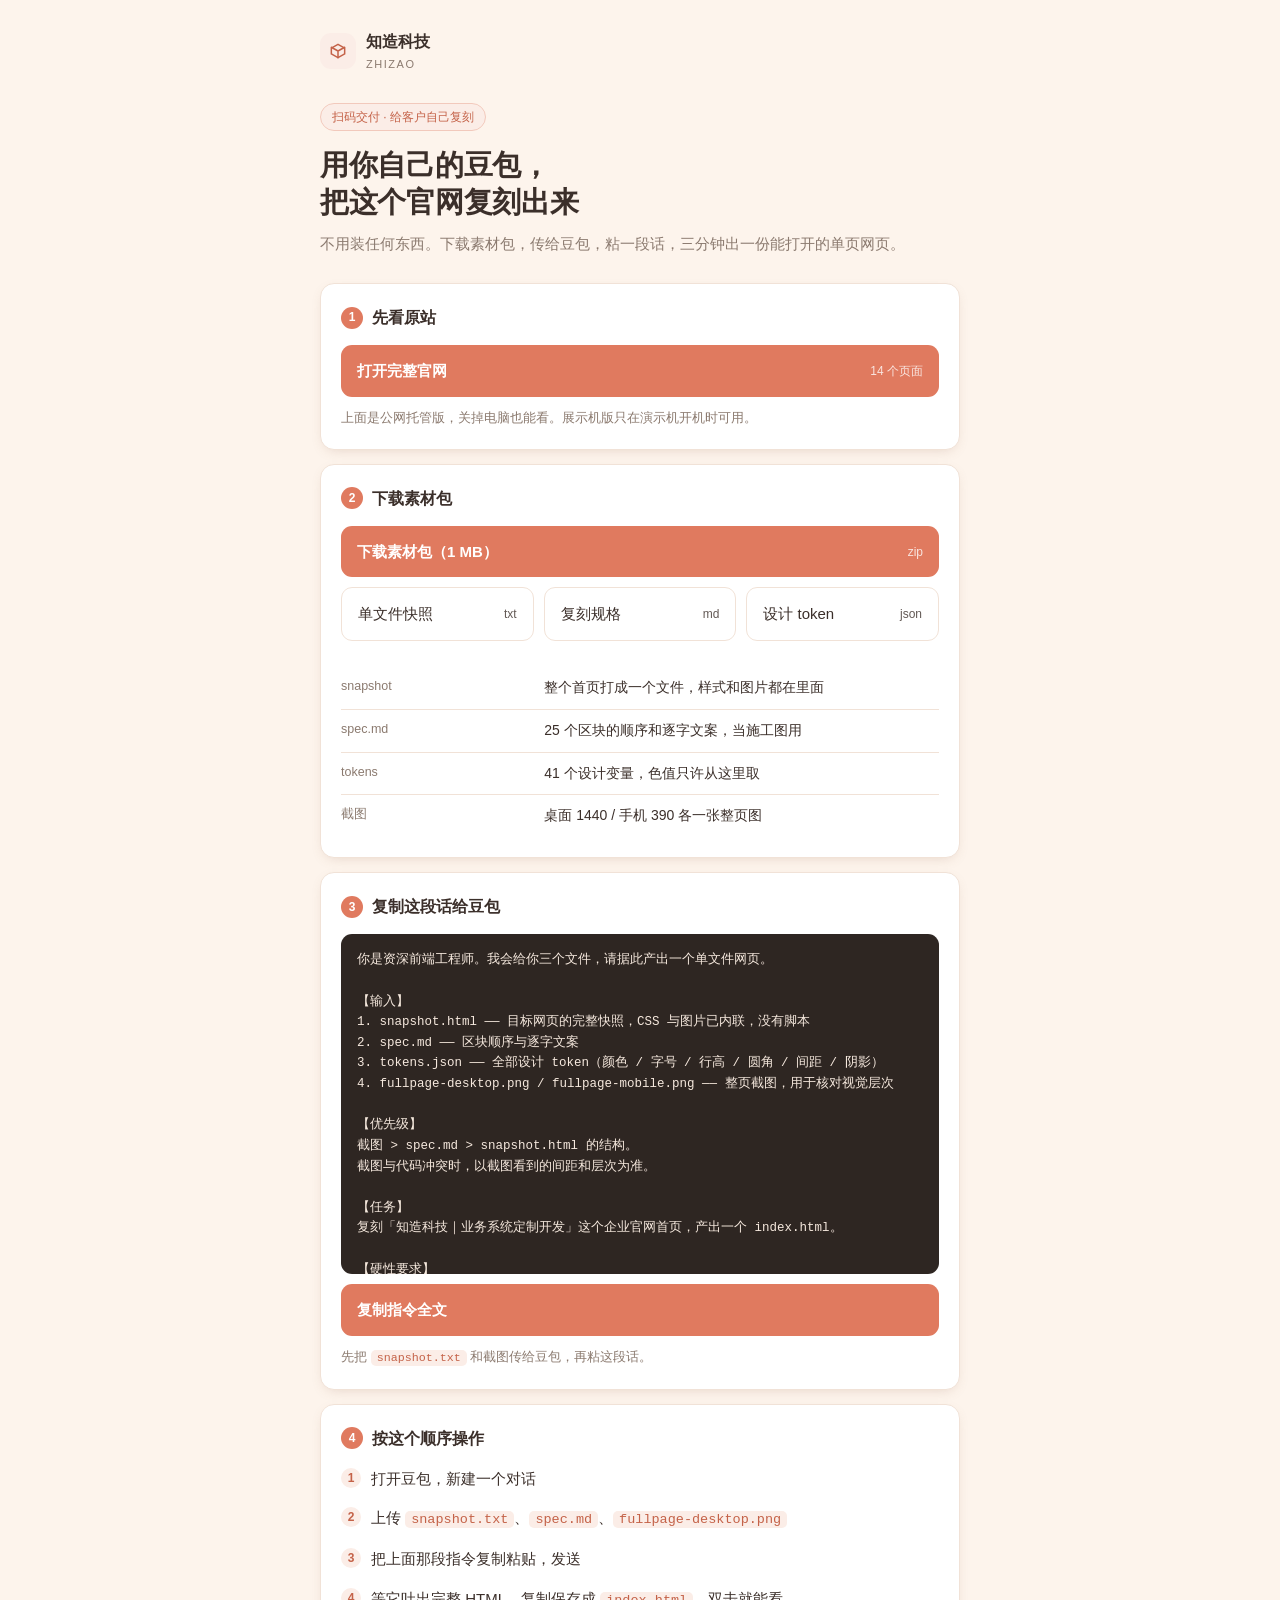
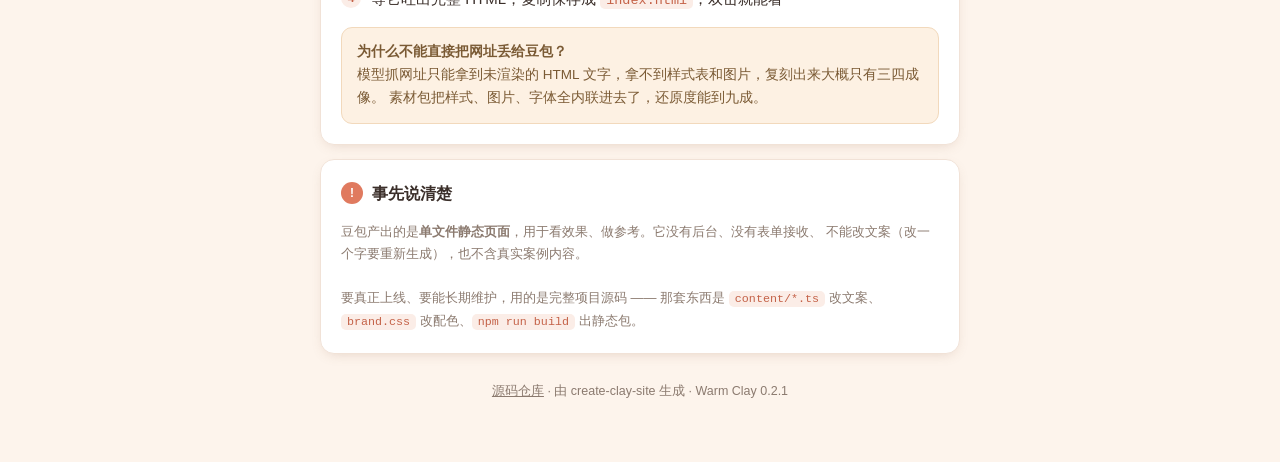
<file: docs/start.html>
<!DOCTYPE html>
<html lang="zh-CN">
<head>
<meta charset="utf-8">
<meta name="viewport" content="width=device-width, initial-scale=1">
<title>官网复刻 · 扫码即用</title>
<meta name="description" content="把「知造科技」官网的前端复刻到你自己的豆包里：下载素材包、上传、粘一段话，三分钟出结果。">
<style>
  :root{
    --accent:#E07A5F; --accent-d:#C46248; --accent-l:#FBEDE7; --accent-bd:#F2C9BC;
    --ink:#3B2F2A; --ink-2:#8B7A6F; --bg:#FDF4EC; --surface:#fff; --border:#F1E2D7;
    --r:14px; --shadow:0 4px 14px -6px rgba(140,95,70,.28);
  }
  *{box-sizing:border-box}
  html{-webkit-text-size-adjust:100%}
  body{
    margin:0; background:var(--bg); color:var(--ink);
    font-family:-apple-system,BlinkMacSystemFont,"Segoe UI","PingFang SC","Hiragino Sans GB","Microsoft YaHei",sans-serif;
    line-height:1.7; font-size:16px;
    overflow-x:hidden;
  }
  .wrap{max-width:680px; margin:0 auto; padding:28px 20px 64px; overflow-x:hidden}
  header{display:flex; align-items:center; gap:10px; margin-bottom:28px}
  .mark{width:36px;height:36px;border-radius:11px;background:var(--accent-l);
    display:grid;place-items:center;flex:none}
  .mark svg{width:20px;height:20px}
  .brand{font-weight:600;font-size:16px;letter-spacing:.01em}
  .brand small{display:block;font-size:11px;letter-spacing:.14em;color:var(--ink-2);font-weight:400}
  h1{font-size:29px;line-height:1.28;margin:0 0 10px;letter-spacing:-.01em}
  .lead{color:var(--ink-2);margin:0 0 26px;font-size:15px}
  .pill{display:inline-block;background:var(--accent-l);color:var(--accent-d);
    border:1px solid var(--accent-bd);border-radius:999px;padding:3px 11px;
    font-size:12px;font-weight:500;margin-bottom:16px}
  section{background:var(--surface);border:1px solid var(--border);border-radius:var(--r);
    padding:20px;margin-bottom:14px;box-shadow:var(--shadow)}
  h2{font-size:16px;margin:0 0 14px;display:flex;align-items:center;gap:9px}
  .num{width:22px;height:22px;border-radius:50%;background:var(--accent);color:#fff;
    font-size:12px;display:grid;place-items:center;flex:none;font-weight:600}
  ol.steps{margin:0;padding:0;list-style:none;counter-reset:s}
  ol.steps li{position:relative;padding-left:30px;margin-bottom:14px;font-size:15px}
  ol.steps li:last-child{margin-bottom:0}
  ol.steps li::before{counter-increment:s;content:counter(s);
    position:absolute;left:0;top:2px;width:20px;height:20px;border-radius:50%;
    background:var(--accent-l);color:var(--accent-d);font-size:12px;font-weight:600;
    display:grid;place-items:center}
  .btn{display:flex;align-items:center;justify-content:space-between;gap:12px;
    background:var(--accent);color:#fff;text-decoration:none;border-radius:11px;
    padding:13px 16px;font-weight:600;font-size:15px;margin-bottom:10px;
    transition:transform .14s ease, background .14s ease}
  .btn[hidden]{display:none!important}
  .btn:hover{background:var(--accent-d);transform:translateY(-1px)}
  .btn.ghost{background:var(--surface);color:var(--ink);border:1px solid var(--border);
    box-shadow:none;font-weight:500}
  .btn.ghost:hover{background:var(--accent-l);border-color:var(--accent-bd);transform:none}
  .btn .meta{font-size:12px;font-weight:400;opacity:.8;white-space:nowrap}
  pre{background:#2E2622;color:#F6E9DE;border-radius:11px;padding:16px;
    overflow:auto;font-size:12.5px;line-height:1.65;margin:0 0 10px;max-width:100%;
    font-family:ui-monospace,SFMono-Regular,Menlo,Consolas,monospace;max-height:340px}
  .row{display:flex;gap:10px;flex-wrap:wrap}
  .row>*{flex:1 1 190px;min-width:0}
  table{width:100%;border-collapse:collapse;font-size:14px;table-layout:fixed}
  th,td{text-align:left;padding:9px 0;border-bottom:1px solid var(--border);vertical-align:top;
    word-break:break-word;overflow-wrap:anywhere}
  th{color:var(--ink-2);font-weight:500;font-size:12.5px;width:34%}
  tr:last-child td,tr:last-child th{border-bottom:0}
  code{background:var(--accent-l);color:var(--accent-d);padding:1px 6px;
    border-radius:5px;font-size:.9em;font-family:ui-monospace,Menlo,Consolas,monospace}
  .note{font-size:13px;color:var(--ink-2);margin:10px 0 0}
  .warn{background:#FDF1E3;border:1px solid #F2D9BC;border-radius:11px;
    padding:13px 15px;font-size:13.5px;color:#7A5A34;margin-top:14px}
  footer{margin-top:26px;font-size:12.5px;color:var(--ink-2);text-align:center;line-height:1.9}
  .copied{color:var(--accent-d)!important}
  @media (max-width:420px){h1{font-size:25px}}
</style>
</head>
<body>
<div class="wrap">

  <header>
    <span class="mark" aria-hidden="true">
      <svg viewBox="0 0 24 24" fill="none" stroke="#C46248" stroke-width="1.8"
           stroke-linejoin="round" stroke-linecap="round">
        <path d="M4 8.5 12 4l8 4.5v7L12 20l-8-4.5Z"/><path d="M12 12v8M12 12l8-4.5M12 12 4 7.5"/>
      </svg>
    </span>
    <span class="brand">知造科技<small>ZHIZAO</small></span>
  </header>

  <span class="pill">扫码交付 · 给客户自己复刻</span>
  <h1>用你自己的豆包，<br>把这个官网复刻出来</h1>
  <p class="lead">不用装任何东西。下载素材包，传给豆包，粘一段话，三分钟出一份能打开的单页网页。</p>

  <section>
    <h2><span class="num">1</span>先看原站</h2>
    <a class="btn" href="./" target="_blank" rel="noopener">
      打开完整官网 <span class="meta">14 个页面</span>
    </a>
    <a class="btn ghost" id="tunnelLink" href="#" target="_blank" rel="noopener" hidden>
      看本地展示机上的实时版本 <span class="meta">临时地址</span>
    </a>
    <p class="note">上面是公网托管版，关掉电脑也能看。展示机版只在演示机开机时可用。</p>
  </section>

  <section>
    <h2><span class="num">2</span>下载素材包</h2>
    <a class="btn" href="kit/clay-clone-kit.zip" download>
      下载素材包（1 MB）<span class="meta">zip</span>
    </a>
    <div class="row" style="margin-top:10px">
      <a class="btn ghost" href="kit/snapshot.txt" download>单文件快照 <span class="meta">txt</span></a>
      <a class="btn ghost" href="kit/spec.md" download>复刻规格 <span class="meta">md</span></a>
      <a class="btn ghost" href="kit/tokens.json" download>设计 token <span class="meta">json</span></a>
    </div>
    <table style="margin-top:16px">
      <tr><th>snapshot</th><td>整个首页打成一个文件，样式和图片都在里面</td></tr>
      <tr><th>spec.md</th><td>25 个区块的顺序和逐字文案，当施工图用</td></tr>
      <tr><th>tokens</th><td>41 个设计变量，色值只许从这里取</td></tr>
      <tr><th>截图</th><td>桌面 1440 / 手机 390 各一张整页图</td></tr>
    </table>
  </section>

  <section>
    <h2><span class="num">3</span>复制这段话给豆包</h2>
    <pre id="prompt">正在加载…</pre>
    <a class="btn" id="copyBtn" href="#">复制指令全文</a>
    <p class="note">先把 <code>snapshot.txt</code> 和截图传给豆包，再粘这段话。</p>
  </section>

  <section>
    <h2><span class="num">4</span>按这个顺序操作</h2>
    <ol class="steps">
      <li>打开豆包，新建一个对话</li>
      <li>上传 <code>snapshot.txt</code>、<code>spec.md</code>、<code>fullpage-desktop.png</code></li>
      <li>把上面那段指令复制粘贴，发送</li>
      <li>等它吐出完整 HTML，复制保存成 <code>index.html</code>，双击就能看</li>
    </ol>
    <div class="warn">
      <strong>为什么不能直接把网址丢给豆包？</strong><br>
      模型抓网址只能拿到未渲染的 HTML 文字，拿不到样式表和图片，复刻出来大概只有三四成像。
      素材包把样式、图片、字体全内联进去了，还原度能到九成。
    </div>
  </section>

  <section>
    <h2><span class="num">!</span>事先说清楚</h2>
    <p class="note" style="margin-top:0">
      豆包产出的是<strong>单文件静态页面</strong>，用于看效果、做参考。它没有后台、没有表单接收、
      不能改文案（改一个字要重新生成），也不含真实案例内容。<br><br>
      要真正上线、要能长期维护，用的是完整项目源码 —— 那套东西是
      <code>content/*.ts</code> 改文案、<code>brand.css</code> 改配色、<code>npm run build</code> 出静态包。
    </p>
  </section>

  <footer>
    <a href="https://github.com/daimeng-134/clay-site-demo" style="color:var(--ink-2)">源码仓库</a>
    · 由 create-clay-site 生成 · Warm Clay 0.2.1
  </footer>
</div>

<script>
(async function () {
  var pre = document.getElementById('prompt');
  var btn = document.getElementById('copyBtn');

  try {
    var res = await fetch('kit/prompt.txt', { cache: 'no-store' });
    pre.textContent = res.ok ? await res.text() : '（prompt.txt 读取失败，请直接打开 kit/prompt.txt）';
  } catch (e) {
    pre.textContent = '（读取失败，请直接打开 kit/prompt.txt）';
  }

  async function copy() {
    var text = pre.textContent;
    try {
      if (navigator.clipboard && window.isSecureContext) {
        await navigator.clipboard.writeText(text);
      } else {
        var ta = document.createElement('textarea');
        ta.value = text; ta.style.position = 'fixed'; ta.style.opacity = '0';
        document.body.appendChild(ta); ta.select();
        document.execCommand('copy'); ta.remove();
      }
      btn.classList.add('copied');
      var old = btn.textContent;
      btn.textContent = '已复制，去豆包粘贴';
      setTimeout(function () { btn.textContent = old; btn.classList.remove('copied'); }, 2200);
    } catch (e) {
      btn.textContent = '复制失败，请手动全选上面文本';
    }
  }
  btn.addEventListener('click', function (e) { e.preventDefault(); copy(); });

  // 有 ?tunnel= 参数时才显示展示机链接：隧道地址是临时的，写死会失效
  var t = new URLSearchParams(location.search).get('tunnel');
  if (t) {
    var a = document.getElementById('tunnelLink');
    a.href = t; a.hidden = false;
  }
})();
</script>
</body>
</html>
</file>
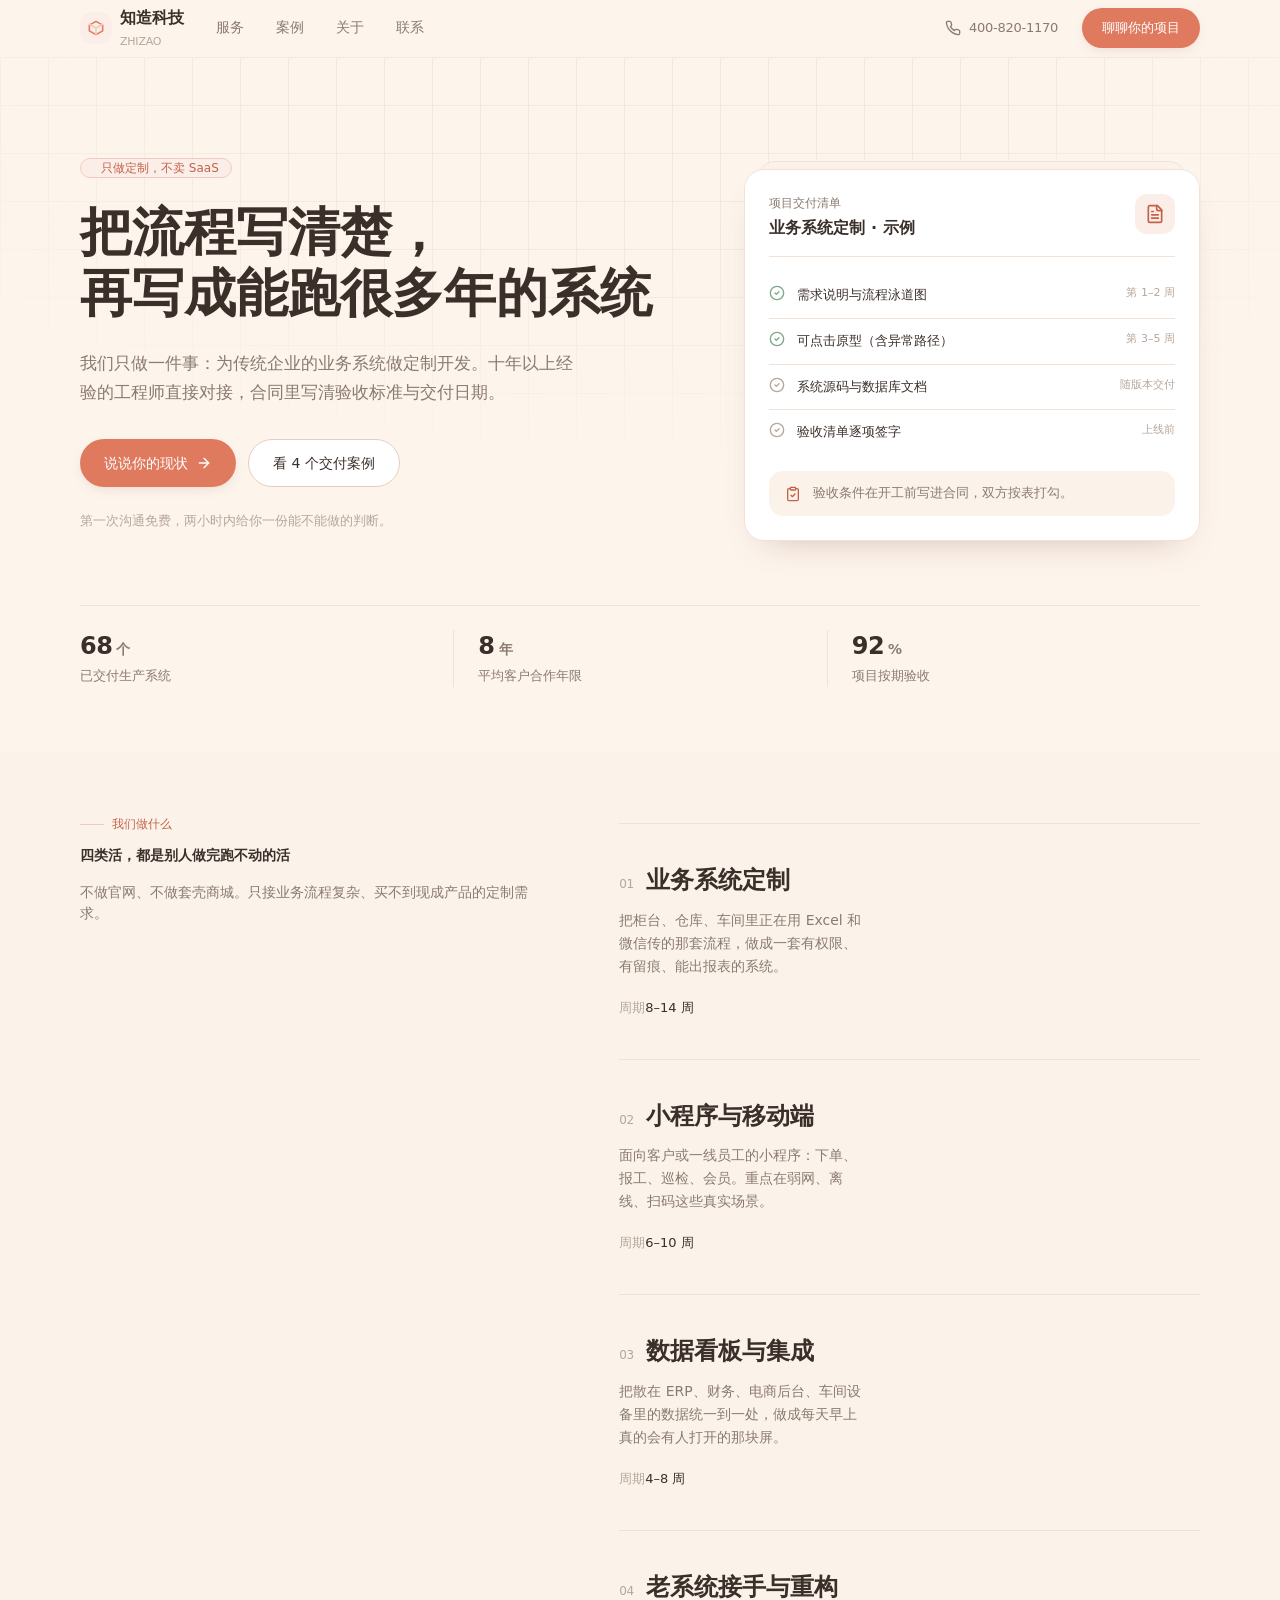
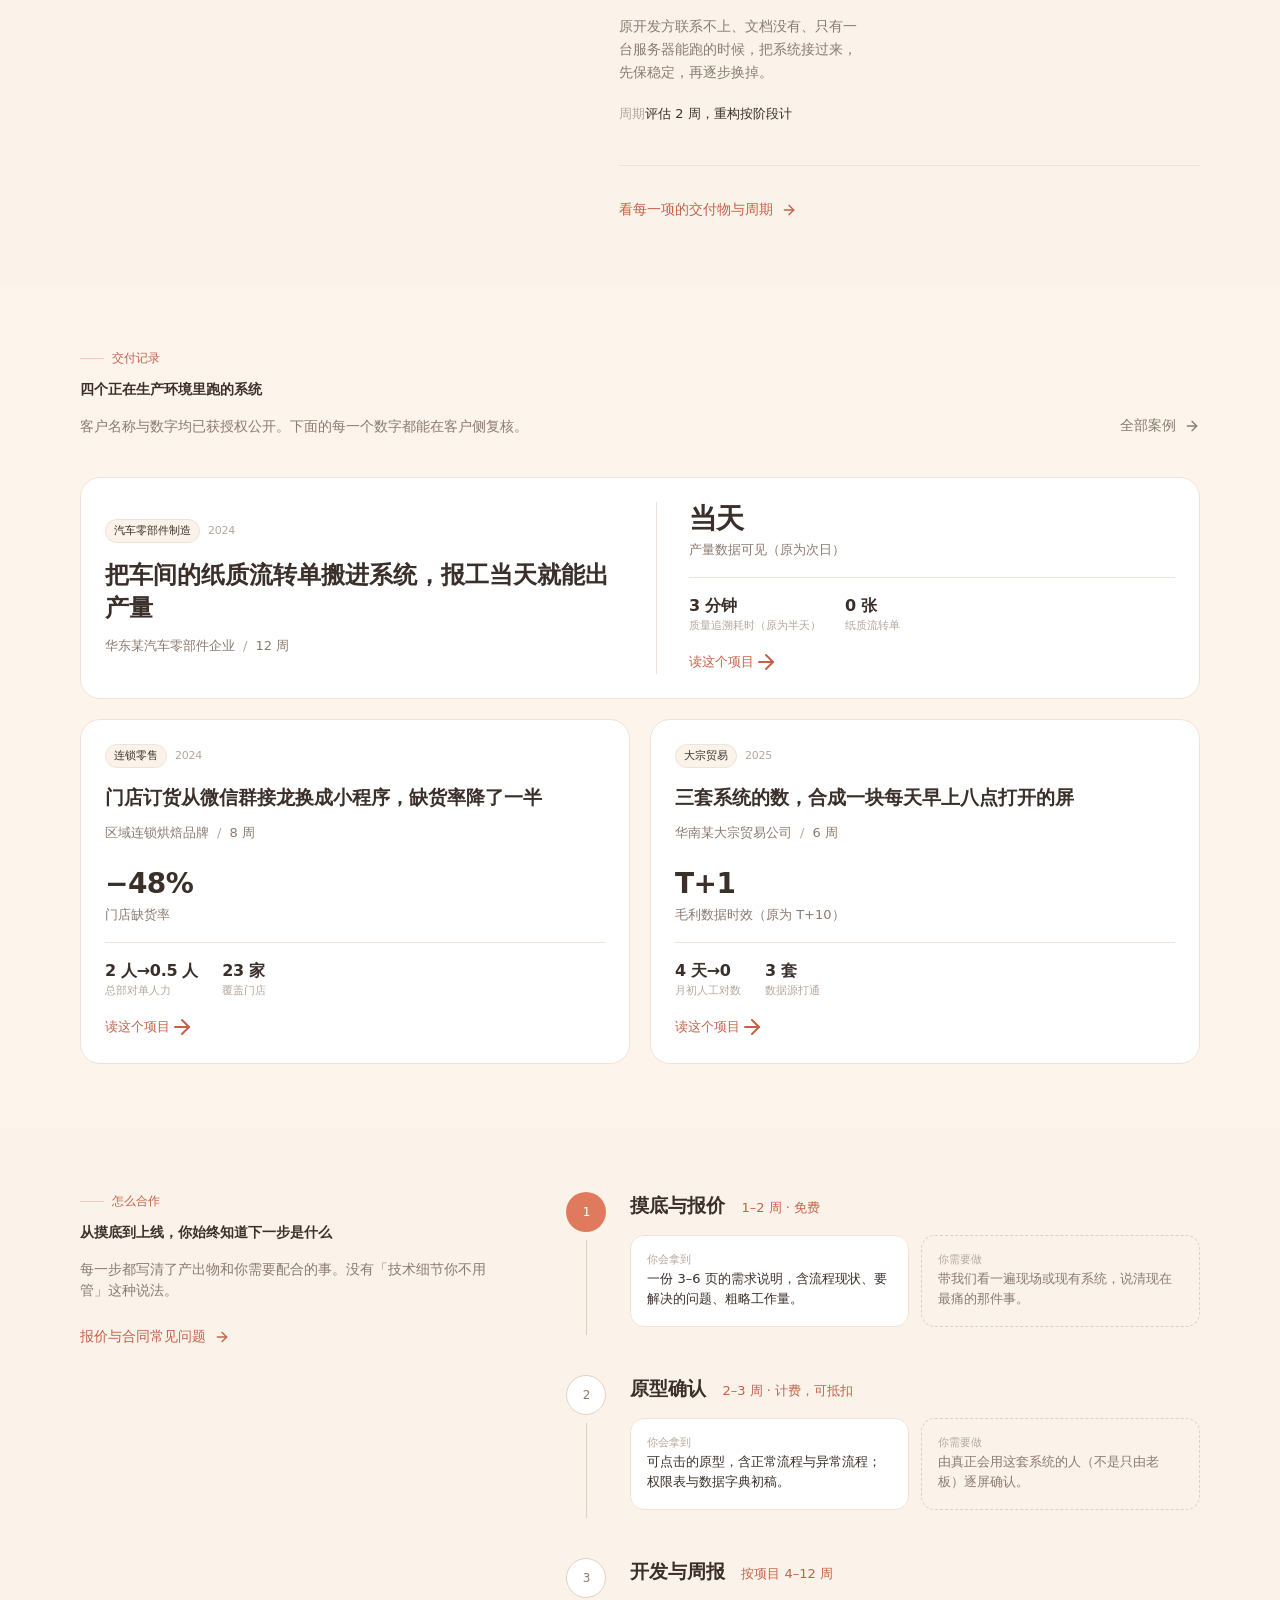
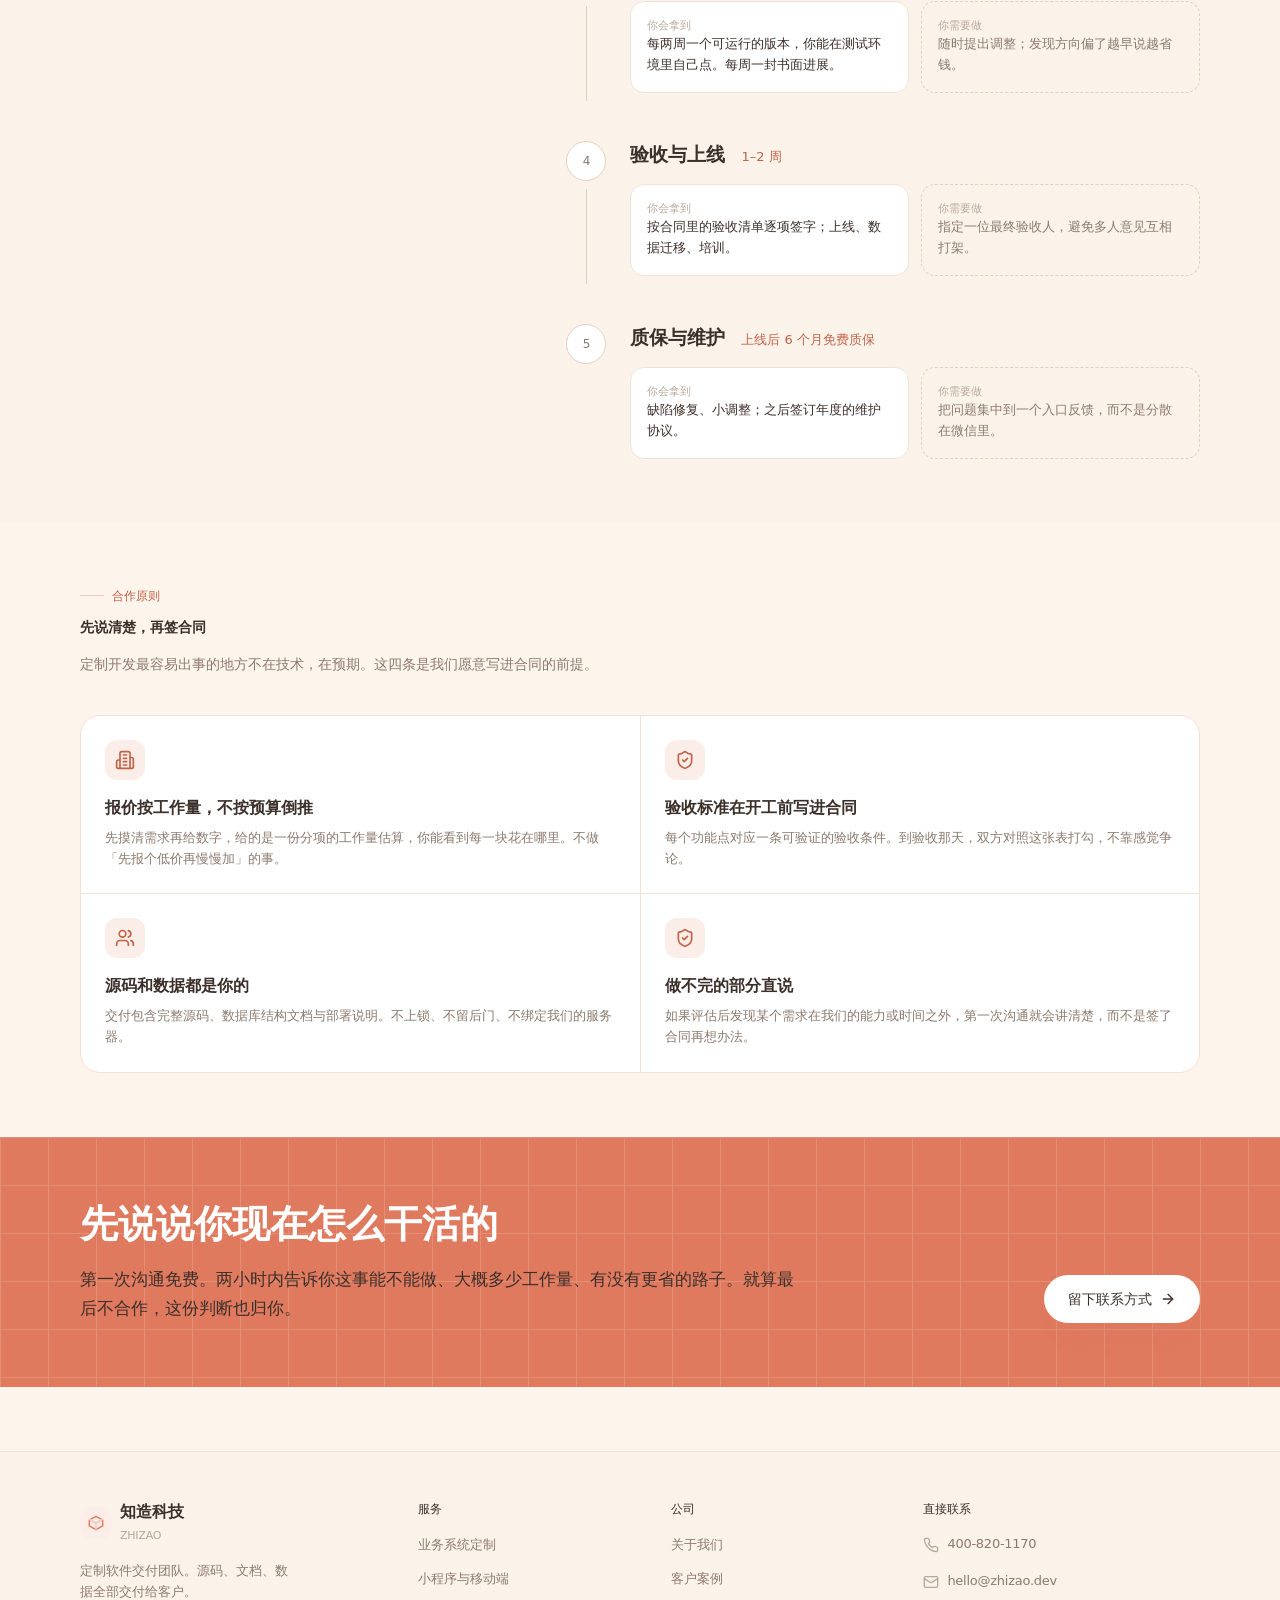
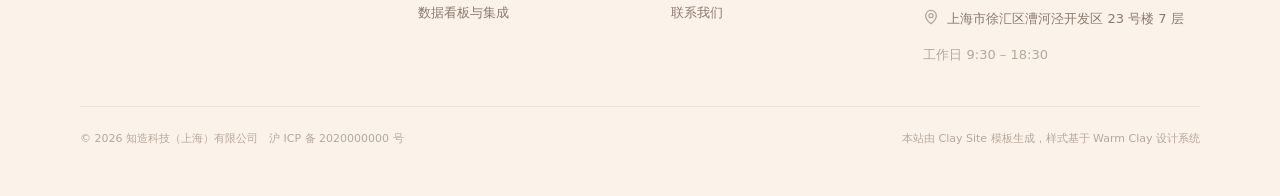
<file: kit/snapshot.html>
<!DOCTYPE html><!-- 单文件快照：由 create-clay-site 导出。CSS 与图片已内联，无脚本。 -->
<html lang="zh-CN"><head><meta charSet="utf-8"/><meta name="viewport" content="width=device-width, initial-scale=1"/><style>
/* 已移除远程资源导入（离线不可用）：https://fonts.googleapis.com/css2?family=Outfit:wght@400;500;600;700&family=Noto+Sans+SC:wght@400;500;700&display=swap */:root{--wc-bg:#fdf4ec;--wc-surface:#fff;--wc-surface-2:#fbf3ea;--wc-surface-3:#f6eadc;--wc-border:#f1e2d7;--wc-border-2:#e3cfc0;--wc-ink:#3b2f2a;--wc-ink-2:#8b7a6f;--wc-ink-3:#b7a79b;--wc-honey:#f2a65a;--wc-honey-l:#fdf1e3;--wc-sage:#7fa88b;--wc-sage-l:#edf3ee;--wc-mist:#6b8eae;--wc-mist-l:#edf2f7;--wc-danger:#c4574b;--wc-danger-l:#fbebe9;--wc-r-xs:8px;--wc-r-sm:12px;--wc-r-inner:14px;--wc-r-card:20px;--wc-r-lg:24px;--wc-r-chip:999px;--wc-shadow-1:0 4px 14px -6px rgba(140,95,70,.28);--wc-shadow-2:0 16px 34px -22px rgba(140,95,70,.45);--wc-shadow-3:0 24px 48px -20px rgba(120,80,60,.42);--wc-shadow-hard:4px 4px 0 #e7d5c8;--wc-fs-display:30px;--wc-lh-display:1.3;--wc-fs-h1:24px;--wc-lh-h1:1.35;--wc-fs-h2:19px;--wc-lh-h2:1.4;--wc-fs-h3:16px;--wc-lh-h3:1.5;--wc-fs-body:14px;--wc-lh-body:1.65;--wc-fs-body-sm:13px;--wc-lh-body-sm:1.6;--wc-fs-label:12px;--wc-lh-label:1.5;--wc-fs-micro:11px;--wc-lh-micro:1.5;--wc-fs-kpi:28px;--wc-lh-kpi:1.2;--wc-fw-regular:400;--wc-fw-medium:500;--wc-fw-semibold:600;--wc-ls-cjk:0;--wc-ls-latin:-0.02em;--wc-s-1:4px;--wc-s-2:8px;--wc-s-3:12px;--wc-s-4:16px;--wc-s-5:20px;--wc-s-6:24px;--wc-s-8:32px;--wc-s-10:40px;--wc-s-12:48px;--wc-s-16:64px;--wc-s-20:80px;--wc-s-24:96px;--wc-section-gap:64px;--wc-page-pad:40px;--wc-content-max:1200px;--wc-card-pad:20px;--wc-gap-inline:12px;--wc-gap-block:24px;--wc-h-sm:32px;--wc-h-md:40px;--wc-h-lg:48px;--wc-nav-h:56px;--wc-sidebar-w:232px;--wc-dur-fast:140ms;--wc-dur:200ms;--wc-dur-slow:320ms;--wc-ease:cubic-bezier(.2,.8,.2,1);--wc-border-w:1px;--wc-border-w-strong:2px;--wc-z-base:0;--wc-z-sticky:10;--wc-z-dropdown:20;--wc-z-overlay:30;--wc-z-modal:40;--wc-z-toast:50;--wc-z-tooltip:60;--wc-font-sans:"Outfit","Noto Sans SC","PingFang SC","Hiragino Sans GB","Microsoft YaHei",system-ui,-apple-system,"Segoe UI",sans-serif;--wc-ring:0 0 0 2px var(--wc-surface),0 0 0 4px var(--wc-accent);--wc-ink-rgb:59 47 42;--wc-scrim:rgb(var(--wc-ink-rgb)/0.38);--wc-danger-d:color-mix(in srgb,var(--wc-danger) 88%,var(--wc-ink));--wc-shadow-focus-danger:0 0 0 3px color-mix(in srgb,var(--wc-danger) 22%,transparent);--wc-card-pad-feature:24px;--wc-modal-w-sm:420px;--wc-modal-w-md:560px;--wc-modal-w-lg:720px;--wc-switch-w:44px;--wc-switch-thumb:22px;--wc-switch-travel:12px}@media (max-width:1023px){:root{--wc-section-gap:48px;--wc-page-pad:24px}}@media (max-width:767px){:root{--wc-section-gap:40px;--wc-page-pad:20px}}html{-webkit-text-size-adjust:100%}body{background-color:var(--wc-bg);color:var(--wc-ink);font-family:var(--wc-font-sans);font-size:var(--wc-fs-body);line-height:var(--wc-lh-body);font-weight:var(--wc-fw-regular);letter-spacing:var(--wc-ls-cjk);-webkit-font-smoothing:antialiased;-moz-osx-font-smoothing:grayscale;text-rendering:optimizeLegibility}::-moz-placeholder{color:var(--wc-ink-3);opacity:1}::placeholder{color:var(--wc-ink-3);opacity:1}:lang(zh){letter-spacing:var(--wc-ls-cjk)}.wc-latin{letter-spacing:var(--wc-ls-latin)}:root{--wc-accent:#e07a5f;--wc-accent-d:#c46248;--wc-accent-l:#fbede7;--wc-accent-bd:#f2c9bc;--wc-on-accent:#fff;--wc-shadow-accent:0 6px 16px -8px rgba(224,122,95,.55);--wc-shadow-focus:0 0 0 3px rgba(224,122,95,.22);--wc-fs-hero:52px;--wc-lh-hero:1.18;--wc-fs-display-lg:38px;--wc-lh-display-lg:1.26;--wc-fs-lead:17px;--wc-lh-lead:1.72;--wc-content-narrow:720px;--wc-content-prose:820px}@media (max-width:1023px){:root{--wc-fs-hero:40px;--wc-fs-display-lg:32px;--wc-fs-lead:16px}}@media (max-width:767px){:root{--wc-fs-hero:32px;--wc-lh-hero:1.24;--wc-fs-display-lg:26px;--wc-fs-lead:15px}}html{scroll-behavior:smooth}[id]{scroll-margin-top:calc(var(--wc-nav-h) + var(--wc-s-6))}@media (prefers-reduced-motion:reduce){html{scroll-behavior:auto}*,:after,:before{animation-duration:.01ms!important;animation-iteration-count:1!important;transition-duration:.01ms!important}}@keyframes clay-rise{0%{opacity:0;transform:translateY(var(--wc-s-4))}to{opacity:1;transform:translateY(0)}}.clay-rise{animation:clay-rise var(--wc-dur-slow) var(--wc-ease) both}.clay-rise-2{animation-delay:80ms}.clay-rise-3{animation-delay:.16s}.clay-grid{background-image:linear-gradient(to right,var(--wc-border) 1px,transparent 1px),linear-gradient(to bottom,var(--wc-border) 1px,transparent 1px);background-size:var(--wc-s-12) var(--wc-s-12);-webkit-mask-image:radial-gradient(ellipse 70% 60% at 50% 0,#000 45%,transparent 100%);mask-image:radial-gradient(ellipse 70% 60% at 50% 0,#000 45%,transparent 100%)}.prose-clay>*+*{margin-top:var(--wc-s-5)}.prose-clay h2{font-size:var(--wc-fs-h1);line-height:var(--wc-lh-h1);margin-top:var(--wc-s-10)}.prose-clay h2,.prose-clay h3{font-weight:var(--wc-fw-semibold);color:var(--wc-ink)}.prose-clay h3{font-size:var(--wc-fs-h2);line-height:var(--wc-lh-h2);margin-top:var(--wc-s-8)}.prose-clay li,.prose-clay p{font-size:var(--wc-fs-body);line-height:var(--wc-lh-lead);color:var(--wc-ink-2)}.prose-clay ol,.prose-clay ul{padding-left:var(--wc-s-5);display:flex;flex-direction:column;gap:var(--wc-s-2)}.prose-clay ul{list-style:disc}.prose-clay ol{list-style:decimal}.prose-clay strong{color:var(--wc-ink);font-weight:var(--wc-fw-semibold)}.prose-clay blockquote{border-left:var(--wc-border-w-strong) solid var(--wc-accent-bd);padding-left:var(--wc-s-4);color:var(--wc-ink-2)}*,:after,:before{--tw-border-spacing-x:0;--tw-border-spacing-y:0;--tw-translate-x:0;--tw-translate-y:0;--tw-rotate:0;--tw-skew-x:0;--tw-skew-y:0;--tw-scale-x:1;--tw-scale-y:1;--tw-pan-x: ;--tw-pan-y: ;--tw-pinch-zoom: ;--tw-scroll-snap-strictness:proximity;--tw-gradient-from-position: ;--tw-gradient-via-position: ;--tw-gradient-to-position: ;--tw-ordinal: ;--tw-slashed-zero: ;--tw-numeric-figure: ;--tw-numeric-spacing: ;--tw-numeric-fraction: ;--tw-ring-inset: ;--tw-ring-offset-width:0px;--tw-ring-offset-color:var(--wc-bg);--tw-ring-color:rgba(147,197,253,.5);--tw-ring-offset-shadow:0 0 #0000;--tw-ring-shadow:0 0 #0000;--tw-shadow:0 0 #0000;--tw-shadow-colored:0 0 #0000;--tw-blur: ;--tw-brightness: ;--tw-contrast: ;--tw-grayscale: ;--tw-hue-rotate: ;--tw-invert: ;--tw-saturate: ;--tw-sepia: ;--tw-drop-shadow: ;--tw-backdrop-blur: ;--tw-backdrop-brightness: ;--tw-backdrop-contrast: ;--tw-backdrop-grayscale: ;--tw-backdrop-hue-rotate: ;--tw-backdrop-invert: ;--tw-backdrop-opacity: ;--tw-backdrop-saturate: ;--tw-backdrop-sepia: ;--tw-contain-size: ;--tw-contain-layout: ;--tw-contain-paint: ;--tw-contain-style: }::backdrop{--tw-border-spacing-x:0;--tw-border-spacing-y:0;--tw-translate-x:0;--tw-translate-y:0;--tw-rotate:0;--tw-skew-x:0;--tw-skew-y:0;--tw-scale-x:1;--tw-scale-y:1;--tw-pan-x: ;--tw-pan-y: ;--tw-pinch-zoom: ;--tw-scroll-snap-strictness:proximity;--tw-gradient-from-position: ;--tw-gradient-via-position: ;--tw-gradient-to-position: ;--tw-ordinal: ;--tw-slashed-zero: ;--tw-numeric-figure: ;--tw-numeric-spacing: ;--tw-numeric-fraction: ;--tw-ring-inset: ;--tw-ring-offset-width:0px;--tw-ring-offset-color:var(--wc-bg);--tw-ring-color:rgba(147,197,253,.5);--tw-ring-offset-shadow:0 0 #0000;--tw-ring-shadow:0 0 #0000;--tw-shadow:0 0 #0000;--tw-shadow-colored:0 0 #0000;--tw-blur: ;--tw-brightness: ;--tw-contrast: ;--tw-grayscale: ;--tw-hue-rotate: ;--tw-invert: ;--tw-saturate: ;--tw-sepia: ;--tw-drop-shadow: ;--tw-backdrop-blur: ;--tw-backdrop-brightness: ;--tw-backdrop-contrast: ;--tw-backdrop-grayscale: ;--tw-backdrop-hue-rotate: ;--tw-backdrop-invert: ;--tw-backdrop-opacity: ;--tw-backdrop-saturate: ;--tw-backdrop-sepia: ;--tw-contain-size: ;--tw-contain-layout: ;--tw-contain-paint: ;--tw-contain-style: }

/* ! tailwindcss v3.4.19 | MIT License | https://tailwindcss.com */*,:after,:before{box-sizing:border-box;border-width:0;border-style:solid;border-color:var(--wc-border)}:after,:before{--tw-content:""}:host,html{line-height:1.5;-webkit-text-size-adjust:100%;-moz-tab-size:4;-o-tab-size:4;tab-size:4;font-family:var(--wc-font-sans);font-feature-settings:normal;font-variation-settings:normal;-webkit-tap-highlight-color:transparent}body{margin:0;line-height:inherit}hr{height:0;color:inherit;border-top-width:1px}abbr:where([title]){-webkit-text-decoration:underline dotted;text-decoration:underline dotted}h1,h2,h3,h4,h5,h6{font-size:inherit;font-weight:inherit}a{color:inherit;text-decoration:inherit}b,strong{font-weight:bolder}code,kbd,pre,samp{font-family:ui-monospace,SFMono-Regular,Menlo,Monaco,Consolas,Liberation Mono,Courier New,monospace;font-feature-settings:normal;font-variation-settings:normal;font-size:1em}small{font-size:80%}sub,sup{font-size:75%;line-height:0;position:relative;vertical-align:baseline}sub{bottom:-.25em}sup{top:-.5em}table{text-indent:0;border-color:inherit;border-collapse:collapse}button,input,optgroup,select,textarea{font-family:inherit;font-feature-settings:inherit;font-variation-settings:inherit;font-size:100%;font-weight:inherit;line-height:inherit;letter-spacing:inherit;color:inherit;margin:0;padding:0}button,select{text-transform:none}button,input:where([type=button]),input:where([type=reset]),input:where([type=submit]){-webkit-appearance:button;background-color:transparent;background-image:none}:-moz-focusring{outline:auto}:-moz-ui-invalid{box-shadow:none}progress{vertical-align:baseline}::-webkit-inner-spin-button,::-webkit-outer-spin-button{height:auto}[type=search]{-webkit-appearance:textfield;outline-offset:-2px}::-webkit-search-decoration{-webkit-appearance:none}::-webkit-file-upload-button{-webkit-appearance:button;font:inherit}summary{display:list-item}blockquote,dd,dl,figure,h1,h2,h3,h4,h5,h6,hr,p,pre{margin:0}fieldset{margin:0}fieldset,legend{padding:0}menu,ol,ul{list-style:none;margin:0;padding:0}dialog{padding:0}textarea{resize:vertical}input::-moz-placeholder,textarea::-moz-placeholder{opacity:1;color:#9ca3af}input::placeholder,textarea::placeholder{opacity:1;color:#9ca3af}[role=button],button{cursor:pointer}:disabled{cursor:default}audio,canvas,embed,iframe,img,object,svg,video{display:block;vertical-align:middle}img,video{max-width:100%;height:auto}[hidden]:where(:not([hidden=until-found])){display:none}.sr-only{position:absolute;width:1px;height:1px;padding:0;margin:-1px;overflow:hidden;clip:rect(0,0,0,0);white-space:nowrap;border-width:0}.pointer-events-none{pointer-events:none}.pointer-events-auto{pointer-events:auto}.visible{visibility:visible}.fixed{position:fixed}.absolute{position:absolute}.relative{position:relative}.sticky{position:sticky}.inset-0{inset:0}.inset-x-0{left:0;right:0}.inset-x-3{left:var(--wc-s-3);right:var(--wc-s-3)}.-bottom-px{bottom:-1px}.-top-2{top:calc(var(--wc-s-2) * -1)}.bottom-0{bottom:0}.bottom-6{bottom:var(--wc-s-6)}.left-0{left:0}.left-1\/2{left:50%}.right-3{right:var(--wc-s-3)}.right-6{right:var(--wc-s-6)}.top-0{top:0}.top-1\/2{top:50%}.top-full{top:100%}.top-nav{top:var(--wc-nav-h)}.z-base{z-index:var(--wc-z-base)}.z-dropdown{z-index:var(--wc-z-dropdown)}.z-modal{z-index:var(--wc-z-modal)}.z-overlay{z-index:var(--wc-z-overlay)}.z-sticky{z-index:var(--wc-z-sticky)}.z-toast{z-index:var(--wc-z-toast)}.z-tooltip{z-index:var(--wc-z-tooltip)}.-m-2{margin:calc(var(--wc-s-2) * -1)}.mx-2{margin-left:var(--wc-s-2);margin-right:var(--wc-s-2)}.mx-auto{margin-left:auto;margin-right:auto}.\!mt-0{margin-top:0!important}.mb-2{margin-bottom:var(--wc-s-2)}.mb-3{margin-bottom:var(--wc-s-3)}.mb-4{margin-bottom:var(--wc-s-4)}.mb-block{margin-bottom:var(--wc-gap-block)}.ml-1{margin-left:var(--wc-s-1)}.ml-auto{margin-left:auto}.mt-1{margin-top:var(--wc-s-1)}.mt-10{margin-top:var(--wc-s-10)}.mt-16{margin-top:var(--wc-s-16)}.mt-2{margin-top:var(--wc-s-2)}.mt-3{margin-top:var(--wc-s-3)}.mt-4{margin-top:var(--wc-s-4)}.mt-5{margin-top:var(--wc-s-5)}.mt-6{margin-top:var(--wc-s-6)}.mt-8{margin-top:var(--wc-s-8)}.mt-block{margin-top:var(--wc-gap-block)}.mt-section{margin-top:var(--wc-section-gap)}.block{display:block}.inline{display:inline}.flex{display:flex}.inline-flex{display:inline-flex}.table{display:table}.grid{display:grid}.hidden{display:none}.size-10{width:var(--wc-s-10);height:var(--wc-s-10)}.size-12{width:var(--wc-s-12);height:var(--wc-s-12)}.size-2{width:var(--wc-s-2);height:var(--wc-s-2)}.size-3{width:var(--wc-s-3);height:var(--wc-s-3)}.size-4{width:var(--wc-s-4);height:var(--wc-s-4)}.size-5{width:var(--wc-s-5);height:var(--wc-s-5)}.size-6{width:var(--wc-s-6);height:var(--wc-s-6)}.size-8{width:var(--wc-s-8);height:var(--wc-s-8)}.size-ctl-md{width:var(--wc-h-md);height:var(--wc-h-md)}.size-full{width:100%;height:100%}.size-switch-thumb{width:var(--wc-switch-thumb);height:var(--wc-switch-thumb)}.h-2{height:var(--wc-s-2)}.h-20{height:var(--wc-s-20)}.h-24{height:var(--wc-s-24)}.h-3{height:var(--wc-s-3)}.h-6{height:var(--wc-s-6)}.h-8{height:var(--wc-s-8)}.h-ctl-lg{height:var(--wc-h-lg)}.h-ctl-md{height:var(--wc-h-md)}.h-ctl-sm{height:var(--wc-h-sm)}.h-full{height:100%}.h-nav{height:var(--wc-nav-h)}.h-px{height:1px}.min-h-24{min-height:var(--wc-s-24)}.min-h-screen{min-height:100vh}.w-2{width:var(--wc-s-2)}.w-6{width:var(--wc-s-6)}.w-\[calc\(100\%_-_var\(--wc-s-10\)\)\]{width:calc(100% - var(--wc-s-10))}.w-ctl-lg{width:var(--wc-h-lg)}.w-ctl-md{width:var(--wc-h-md)}.w-ctl-sm{width:var(--wc-h-sm)}.w-full{width:100%}.w-max{width:-moz-max-content;width:max-content}.w-px{width:1px}.w-switch{width:var(--wc-switch-w)}.min-w-0{min-width:0}.min-w-full{min-width:100%}.max-w-\[16ch\]{max-width:16ch}.max-w-\[18ch\]{max-width:18ch}.max-w-\[22ch\]{max-width:22ch}.max-w-\[26ch\]{max-width:26ch}.max-w-\[42ch\]{max-width:42ch}.max-w-\[44ch\]{max-width:44ch}.max-w-\[46ch\]{max-width:46ch}.max-w-\[62ch\]{max-width:62ch}.max-w-content{max-width:var(--wc-content-max)}.max-w-full{max-width:100%}.max-w-modal-lg{max-width:var(--wc-modal-w-lg)}.max-w-modal-md{max-width:var(--wc-modal-w-md)}.max-w-modal-sm{max-width:var(--wc-modal-w-sm)}.max-w-narrow{max-width:var(--wc-content-narrow)}.max-w-prose{max-width:var(--wc-content-prose)}.flex-1{flex:1 1 0%}.shrink-0{flex-shrink:0}.border-collapse{border-collapse:collapse}.-translate-x-1\/2{--tw-translate-x:-50%}.-translate-x-1\/2,.-translate-y-1\/2{transform:translate(var(--tw-translate-x),var(--tw-translate-y)) rotate(var(--tw-rotate)) skewX(var(--tw-skew-x)) skewY(var(--tw-skew-y)) scaleX(var(--tw-scale-x)) scaleY(var(--tw-scale-y))}.-translate-y-1\/2{--tw-translate-y:-50%}.translate-x-0{--tw-translate-x:0px}.translate-x-0,.translate-x-switch-travel{transform:translate(var(--tw-translate-x),var(--tw-translate-y)) rotate(var(--tw-rotate)) skewX(var(--tw-skew-x)) skewY(var(--tw-skew-y)) scaleX(var(--tw-scale-x)) scaleY(var(--tw-scale-y))}.translate-x-switch-travel{--tw-translate-x:var(--wc-switch-travel)}.rotate-180{--tw-rotate:180deg;transform:translate(var(--tw-translate-x),var(--tw-translate-y)) rotate(var(--tw-rotate)) skewX(var(--tw-skew-x)) skewY(var(--tw-skew-y)) scaleX(var(--tw-scale-x)) scaleY(var(--tw-scale-y))}@keyframes spin{to{transform:rotate(1turn)}}.animate-spin{animation:spin .8s linear infinite}@keyframes wc-content-in{0%{opacity:0;transform:translateY(var(--wc-s-3))}to{opacity:1;transform:translateY(0)}}.animate-wc-content-in{animation:wc-content-in var(--wc-dur-slow) var(--wc-ease)}@keyframes wc-overlay-in{0%{opacity:0}to{opacity:1}}.animate-wc-overlay-in{animation:wc-overlay-in var(--wc-dur) var(--wc-ease)}@keyframes wc-skeleton{0%,to{opacity:1}50%{opacity:.55}}.animate-wc-skeleton{animation:wc-skeleton 1.6s ease-in-out infinite}@keyframes wc-toast-in{0%{opacity:0;transform:translateY(var(--wc-s-3))}to{opacity:1;transform:translateY(0)}}.animate-wc-toast-in{animation:wc-toast-in var(--wc-dur-slow) var(--wc-ease)}.cursor-not-allowed{cursor:not-allowed}.cursor-pointer{cursor:pointer}.select-none{-webkit-user-select:none;-moz-user-select:none;user-select:none}.resize-y{resize:vertical}.list-none{list-style-type:none}.appearance-none{-webkit-appearance:none;-moz-appearance:none;appearance:none}.grid-cols-3{grid-template-columns:repeat(3,minmax(0,1fr))}.grid-cols-\[1\.1rem_1fr\]{grid-template-columns:1.1rem 1fr}.grid-cols-\[auto_1fr\]{grid-template-columns:auto 1fr}.flex-col{flex-direction:column}.flex-wrap{flex-wrap:wrap}.place-items-center{place-items:center}.items-start{align-items:flex-start}.items-end{align-items:flex-end}.items-center{align-items:center}.items-baseline{align-items:baseline}.justify-end{justify-content:flex-end}.justify-center{justify-content:center}.justify-between{justify-content:space-between}.gap-1{gap:var(--wc-s-1)}.gap-10{gap:var(--wc-s-10)}.gap-12{gap:var(--wc-s-12)}.gap-2{gap:var(--wc-s-2)}.gap-3{gap:var(--wc-s-3)}.gap-4{gap:var(--wc-s-4)}.gap-5{gap:var(--wc-s-5)}.gap-6{gap:var(--wc-s-6)}.gap-8{gap:var(--wc-s-8)}.gap-inline{gap:var(--wc-gap-inline)}.gap-px{gap:1px}.gap-x-3{-moz-column-gap:var(--wc-s-3);column-gap:var(--wc-s-3)}.gap-x-4{-moz-column-gap:var(--wc-s-4);column-gap:var(--wc-s-4)}.gap-x-5{-moz-column-gap:var(--wc-s-5);column-gap:var(--wc-s-5)}.gap-x-6{-moz-column-gap:var(--wc-s-6);column-gap:var(--wc-s-6)}.gap-y-1{row-gap:var(--wc-s-1)}.gap-y-2{row-gap:var(--wc-s-2)}.overflow-hidden{overflow:hidden}.overflow-x-auto{overflow-x:auto}.overflow-y-auto{overflow-y:auto}.truncate{overflow:hidden;text-overflow:ellipsis}.truncate,.whitespace-nowrap{white-space:nowrap}.rounded{border-radius:var(--wc-r-inner)}.rounded-card{border-radius:var(--wc-r-card)}.rounded-chip{border-radius:var(--wc-r-chip)}.rounded-inner{border-radius:var(--wc-r-inner)}.rounded-lg{border-radius:var(--wc-r-lg)}.rounded-sm{border-radius:var(--wc-r-sm)}.rounded-xs{border-radius:var(--wc-r-xs)}.rounded-t-xs{border-top-left-radius:var(--wc-r-xs);border-top-right-radius:var(--wc-r-xs)}.border{border-width:var(--wc-border-w)}.border-b{border-bottom-width:var(--wc-border-w)}.border-l{border-left-width:var(--wc-border-w)}.border-t{border-top-width:var(--wc-border-w)}.border-dashed{border-style:dashed}.border-accent{border-color:var(--wc-accent)}.border-accent-bd{border-color:var(--wc-accent-bd)}.border-border{border-color:var(--wc-border)}.border-border-2{border-color:var(--wc-border-2)}.border-danger{border-color:var(--wc-danger)}.border-transparent{border-color:transparent}.bg-accent{background-color:var(--wc-accent)}.bg-accent-bd{background-color:var(--wc-accent-bd)}.bg-accent-l{background-color:var(--wc-accent-l)}.bg-bg{background-color:var(--wc-bg)}.bg-border{background-color:var(--wc-border)}.bg-border-2{background-color:var(--wc-border-2)}.bg-danger{background-color:var(--wc-danger)}.bg-danger-l{background-color:var(--wc-danger-l)}.bg-honey{background-color:var(--wc-honey)}.bg-honey-l{background-color:var(--wc-honey-l)}.bg-ink{background-color:var(--wc-ink)}.bg-ink-2{background-color:var(--wc-ink-2)}.bg-ink-3{background-color:var(--wc-ink-3)}.bg-mist{background-color:var(--wc-mist)}.bg-mist-l{background-color:var(--wc-mist-l)}.bg-sage{background-color:var(--wc-sage)}.bg-sage-l{background-color:var(--wc-sage-l)}.bg-scrim{background-color:var(--wc-scrim)}.bg-surface{background-color:var(--wc-surface)}.bg-surface-2{background-color:var(--wc-surface-2)}.bg-surface-3{background-color:var(--wc-surface-3)}.bg-transparent{background-color:transparent}.bg-\[repeating-linear-gradient\(135deg\2c transparent_0\2c transparent_var\(--wc-s-1\)\2c var\(--wc-honey-l\)_var\(--wc-s-1\)\2c var\(--wc-honey-l\)_var\(--wc-s-2\)\)\]{background-image:repeating-linear-gradient(135deg,transparent 0,transparent var(--wc-s-1),var(--wc-honey-l) var(--wc-s-1),var(--wc-honey-l) var(--wc-s-2))}.fill-ink{fill:var(--wc-ink)}.stroke-accent{stroke:var(--wc-accent)}.stroke-accent-bd{stroke:var(--wc-accent-bd)}.stroke-surface{stroke:var(--wc-surface)}.object-cover{-o-object-fit:cover;object-fit:cover}.p-1{padding:var(--wc-s-1)}.p-2{padding:var(--wc-s-2)}.p-4{padding:var(--wc-s-4)}.p-6{padding:var(--wc-s-6)}.p-card{padding:var(--wc-card-pad)}.p-card-feature{padding:var(--wc-card-pad-feature)}.px-0{padding-left:0;padding-right:0}.px-2{padding-left:var(--wc-s-2);padding-right:var(--wc-s-2)}.px-3{padding-left:var(--wc-s-3);padding-right:var(--wc-s-3)}.px-4{padding-left:var(--wc-s-4);padding-right:var(--wc-s-4)}.px-5{padding-left:var(--wc-s-5);padding-right:var(--wc-s-5)}.px-6{padding-left:var(--wc-s-6);padding-right:var(--wc-s-6)}.px-page{padding-left:var(--wc-page-pad);padding-right:var(--wc-page-pad)}.py-1{padding-top:var(--wc-s-1);padding-bottom:var(--wc-s-1)}.py-10{padding-top:var(--wc-s-10);padding-bottom:var(--wc-s-10)}.py-12{padding-top:var(--wc-s-12);padding-bottom:var(--wc-s-12)}.py-2{padding-top:var(--wc-s-2);padding-bottom:var(--wc-s-2)}.py-24{padding-top:var(--wc-s-24);padding-bottom:var(--wc-s-24)}.py-3{padding-top:var(--wc-s-3);padding-bottom:var(--wc-s-3)}.py-5{padding-top:var(--wc-s-5);padding-bottom:var(--wc-s-5)}.py-6{padding-top:var(--wc-s-6);padding-bottom:var(--wc-s-6)}.py-8{padding-top:var(--wc-s-8);padding-bottom:var(--wc-s-8)}.py-section{padding-top:var(--wc-section-gap);padding-bottom:var(--wc-section-gap)}.pb-10{padding-bottom:var(--wc-s-10)}.pb-12{padding-bottom:var(--wc-s-12)}.pb-2{padding-bottom:var(--wc-s-2)}.pb-4{padding-bottom:var(--wc-s-4)}.pb-6{padding-bottom:var(--wc-s-6)}.pb-section{padding-bottom:var(--wc-section-gap)}.pl-3{padding-left:var(--wc-s-3)}.pl-4{padding-left:var(--wc-s-4)}.pl-6{padding-left:var(--wc-s-6)}.pr-10{padding-right:var(--wc-s-10)}.pt-10{padding-top:var(--wc-s-10)}.pt-16{padding-top:var(--wc-s-16)}.pt-4{padding-top:var(--wc-s-4)}.pt-6{padding-top:var(--wc-s-6)}.pt-block{padding-top:var(--wc-gap-block)}.text-left{text-align:left}.text-center{text-align:center}.text-right{text-align:right}.text-body{font-size:var(--wc-fs-body);line-height:var(--wc-lh-body)}.text-body-sm{font-size:var(--wc-fs-body-sm);line-height:var(--wc-lh-body-sm)}.text-display-lg{font-size:var(--wc-fs-display-lg);line-height:var(--wc-lh-display-lg)}.text-h1{font-size:var(--wc-fs-h1);line-height:var(--wc-lh-h1)}.text-h2{font-size:var(--wc-fs-h2);line-height:var(--wc-lh-h2)}.text-h3{font-size:var(--wc-fs-h3);line-height:var(--wc-lh-h3)}.text-hero{font-size:var(--wc-fs-hero);line-height:var(--wc-lh-hero)}.text-kpi{font-size:var(--wc-fs-kpi);line-height:var(--wc-lh-kpi)}.text-label{font-size:var(--wc-fs-label);line-height:var(--wc-lh-label)}.text-lead{font-size:var(--wc-fs-lead);line-height:var(--wc-lh-lead)}.text-micro{font-size:var(--wc-fs-micro);line-height:var(--wc-lh-micro)}.font-medium{font-weight:var(--wc-fw-medium)}.font-semibold{font-weight:var(--wc-fw-semibold)}.uppercase{text-transform:uppercase}.not-italic{font-style:normal}.leading-none{line-height:1}.tracking-latin{letter-spacing:var(--wc-ls-latin)}.text-accent-bd{color:var(--wc-accent-bd)}.text-accent-d{color:var(--wc-accent-d)}.text-danger{color:var(--wc-danger)}.text-ink{color:var(--wc-ink)}.text-ink-2{color:var(--wc-ink-2)}.text-ink-3{color:var(--wc-ink-3)}.text-on-accent{color:var(--wc-on-accent)}.text-sage{color:var(--wc-sage)}.text-surface{color:var(--wc-surface)}.underline{text-decoration-line:underline}.underline-offset-2{text-underline-offset:2px}.opacity-0{opacity:0}.opacity-15{opacity:.15}.opacity-70{opacity:.7}.shadow,.shadow-1{--tw-shadow:var(--wc-shadow-1);--tw-shadow-colored:var(--wc-shadow-1)}.shadow,.shadow-1,.shadow-2{box-shadow:var(--tw-ring-offset-shadow,0 0 #0000),var(--tw-ring-shadow,0 0 #0000),var(--tw-shadow)}.shadow-2{--tw-shadow:var(--wc-shadow-2);--tw-shadow-colored:var(--wc-shadow-2)}.shadow-3{--tw-shadow:var(--wc-shadow-3);--tw-shadow-colored:var(--wc-shadow-3)}.shadow-3,.shadow-none{box-shadow:var(--tw-ring-offset-shadow,0 0 #0000),var(--tw-ring-shadow,0 0 #0000),var(--tw-shadow)}.shadow-none{--tw-shadow:0 0 #0000;--tw-shadow-colored:0 0 #0000}.shadow-\[var\(--wc-shadow-N\)\]{--tw-shadow-color:var(--wc-shadow-N);--tw-shadow:var(--tw-shadow-colored)}.ring{--tw-ring-offset-shadow:var(--tw-ring-inset) 0 0 0 var(--tw-ring-offset-width) var(--tw-ring-offset-color);--tw-ring-shadow:var(--tw-ring-inset) 0 0 0 calc(3px + var(--tw-ring-offset-width)) var(--tw-ring-color);box-shadow:var(--tw-ring-offset-shadow),var(--tw-ring-shadow),var(--tw-shadow,0 0 #0000)}.ring-offset{--tw-ring-offset-color:var(--wc-bg)}.filter{filter:var(--tw-blur) var(--tw-brightness) var(--tw-contrast) var(--tw-grayscale) var(--tw-hue-rotate) var(--tw-invert) var(--tw-saturate) var(--tw-sepia) var(--tw-drop-shadow)}.backdrop-blur-md{--tw-backdrop-blur:blur(12px);backdrop-filter:var(--tw-backdrop-blur) var(--tw-backdrop-brightness) var(--tw-backdrop-contrast) var(--tw-backdrop-grayscale) var(--tw-backdrop-hue-rotate) var(--tw-backdrop-invert) var(--tw-backdrop-opacity) var(--tw-backdrop-saturate) var(--tw-backdrop-sepia)}.transition-all{transition-property:all;transition-timing-function:var(--wc-ease);transition-duration:var(--wc-dur)}.transition-colors{transition-property:color,background-color,border-color,text-decoration-color,fill,stroke;transition-timing-function:var(--wc-ease);transition-duration:var(--wc-dur)}.transition-opacity{transition-property:opacity;transition-timing-function:var(--wc-ease);transition-duration:var(--wc-dur)}.transition-transform{transition-property:transform;transition-timing-function:var(--wc-ease);transition-duration:var(--wc-dur)}.duration-fast{transition-duration:var(--wc-dur-fast)}.duration-slow{transition-duration:var(--wc-dur-slow)}.placeholder\:text-ink-3::-moz-placeholder{color:var(--wc-ink-3)}.placeholder\:text-ink-3::placeholder{color:var(--wc-ink-3)}.after\:absolute:after{content:var(--tw-content);position:absolute}.after\:inset-0:after{content:var(--tw-content);inset:0}.last\:pb-0:last-child{padding-bottom:0}.hover\:border-border-2:hover{border-color:var(--wc-border-2)}.hover\:border-ink-3:hover{border-color:var(--wc-ink-3)}.hover\:bg-accent-d:hover{background-color:var(--wc-accent-d)}.hover\:bg-surface-2:hover{background-color:var(--wc-surface-2)}.hover\:bg-surface-3:hover{background-color:var(--wc-surface-3)}.hover\:text-accent-d:hover{color:var(--wc-accent-d)}.hover\:text-ink:hover{color:var(--wc-ink)}.hover\:shadow-2:hover{--tw-shadow:var(--wc-shadow-2);--tw-shadow-colored:var(--wc-shadow-2)}.hover\:shadow-2:hover,.hover\:shadow-accent:hover{box-shadow:var(--tw-ring-offset-shadow,0 0 #0000),var(--tw-ring-shadow,0 0 #0000),var(--tw-shadow)}.hover\:shadow-accent:hover{--tw-shadow:var(--wc-shadow-accent);--tw-shadow-colored:var(--wc-shadow-accent);--tw-shadow-color:var(--wc-accent);--tw-shadow:var(--tw-shadow-colored)}.focus\:not-sr-only:focus{position:static;width:auto;height:auto;padding:0;margin:0;overflow:visible;clip:auto;white-space:normal}.focus\:absolute:focus{position:absolute}.focus\:left-page:focus{left:var(--wc-page-pad)}.focus\:top-page:focus{top:var(--wc-page-pad)}.focus\:z-tooltip:focus{z-index:var(--wc-z-tooltip)}.focus\:rounded-chip:focus{border-radius:var(--wc-r-chip)}.focus\:bg-accent:focus{background-color:var(--wc-accent)}.focus\:px-4:focus{padding-left:var(--wc-s-4);padding-right:var(--wc-s-4)}.focus\:py-2:focus{padding-top:var(--wc-s-2);padding-bottom:var(--wc-s-2)}.focus\:text-body-sm:focus{font-size:var(--wc-fs-body-sm);line-height:var(--wc-lh-body-sm)}.focus\:text-on-accent:focus{color:var(--wc-on-accent)}.focus\:outline-none:focus{outline:2px solid transparent;outline-offset:2px}.focus-visible\:outline-none:focus-visible{outline:2px solid transparent;outline-offset:2px}.focus-visible\:ring-2:focus-visible{--tw-ring-offset-shadow:var(--tw-ring-inset) 0 0 0 var(--tw-ring-offset-width) var(--tw-ring-offset-color);--tw-ring-shadow:var(--tw-ring-inset) 0 0 0 calc(2px + var(--tw-ring-offset-width)) var(--tw-ring-color);box-shadow:var(--tw-ring-offset-shadow),var(--tw-ring-shadow),var(--tw-shadow,0 0 #0000)}.focus-visible\:ring-inset:focus-visible{--tw-ring-inset:inset}.focus-visible\:ring-accent:focus-visible{--tw-ring-color:var(--wc-accent)}.focus-visible\:ring-danger:focus-visible{--tw-ring-color:var(--wc-danger)}.focus-visible\:ring-surface:focus-visible{--tw-ring-color:var(--wc-surface)}.focus-visible\:ring-offset-2:focus-visible{--tw-ring-offset-width:2px}.focus-visible\:ring-offset-bg:focus-visible{--tw-ring-offset-color:var(--wc-bg)}.focus-visible\:ring-offset-surface:focus-visible{--tw-ring-offset-color:var(--wc-surface)}.enabled\:hover\:border-accent-d:hover:enabled{border-color:var(--wc-accent-d)}.enabled\:hover\:border-ink-3:hover:enabled{border-color:var(--wc-ink-3)}.enabled\:hover\:bg-accent-d:hover:enabled{background-color:var(--wc-accent-d)}.enabled\:hover\:bg-danger-d:hover:enabled{background-color:var(--wc-danger-d)}.enabled\:hover\:bg-surface-2:hover:enabled{background-color:var(--wc-surface-2)}.enabled\:hover\:bg-surface-3:hover:enabled{background-color:var(--wc-surface-3)}.enabled\:hover\:text-ink:hover:enabled{color:var(--wc-ink)}.enabled\:hover\:shadow-accent:hover:enabled{--tw-shadow:var(--wc-shadow-accent);--tw-shadow-colored:var(--wc-shadow-accent);box-shadow:var(--tw-ring-offset-shadow,0 0 #0000),var(--tw-ring-shadow,0 0 #0000),var(--tw-shadow);--tw-shadow-color:var(--wc-accent);--tw-shadow:var(--tw-shadow-colored)}.enabled\:active\:bg-accent-d:active:enabled{background-color:var(--wc-accent-d)}.enabled\:active\:bg-danger-d:active:enabled{background-color:var(--wc-danger-d)}.enabled\:active\:bg-surface-3:active:enabled{background-color:var(--wc-surface-3)}.enabled\:active\:shadow-1:active:enabled{--tw-shadow:var(--wc-shadow-1);--tw-shadow-colored:var(--wc-shadow-1);box-shadow:var(--tw-ring-offset-shadow,0 0 #0000),var(--tw-ring-shadow,0 0 #0000),var(--tw-shadow)}.disabled\:cursor-not-allowed:disabled{cursor:not-allowed}.disabled\:resize-none:disabled{resize:none}.disabled\:border-border:disabled{border-color:var(--wc-border)}.disabled\:bg-surface-2:disabled{background-color:var(--wc-surface-2)}.disabled\:bg-surface-3:disabled{background-color:var(--wc-surface-3)}.disabled\:text-ink-3:disabled{color:var(--wc-ink-3)}.disabled\:shadow-none:disabled{--tw-shadow:0 0 #0000;--tw-shadow-colored:0 0 #0000;box-shadow:var(--tw-ring-offset-shadow,0 0 #0000),var(--tw-ring-shadow,0 0 #0000),var(--tw-shadow)}.group[open] .group-open\:rotate-90{--tw-rotate:90deg;transform:translate(var(--tw-translate-x),var(--tw-translate-y)) rotate(var(--tw-rotate)) skewX(var(--tw-skew-x)) skewY(var(--tw-skew-y)) scaleX(var(--tw-scale-x)) scaleY(var(--tw-scale-y))}.group[open] .group-open\:opacity-0{opacity:0}.group:hover .group-hover\:translate-x-1{--tw-translate-x:var(--wc-s-1);transform:translate(var(--tw-translate-x),var(--tw-translate-y)) rotate(var(--tw-rotate)) skewX(var(--tw-skew-x)) skewY(var(--tw-skew-y)) scaleX(var(--tw-scale-x)) scaleY(var(--tw-scale-y))}.group:hover .group-hover\:border-ink-3{border-color:var(--wc-ink-3)}.group:hover .group-hover\:text-ink{color:var(--wc-ink)}.peer:checked~.peer-checked\:border-accent{border-color:var(--wc-accent)}.peer:checked~.peer-checked\:bg-accent{background-color:var(--wc-accent)}.group:hover .peer:checked~.group-hover\:peer-checked\:bg-accent-d{background-color:var(--wc-accent-d)}.peer:focus-visible~.peer-focus-visible\:ring-2{--tw-ring-offset-shadow:var(--tw-ring-inset) 0 0 0 var(--tw-ring-offset-width) var(--tw-ring-offset-color);--tw-ring-shadow:var(--tw-ring-inset) 0 0 0 calc(2px + var(--tw-ring-offset-width)) var(--tw-ring-color);box-shadow:var(--tw-ring-offset-shadow),var(--tw-ring-shadow),var(--tw-shadow,0 0 #0000)}.peer:focus-visible~.peer-focus-visible\:ring-accent{--tw-ring-color:var(--wc-accent)}.peer:focus-visible~.peer-focus-visible\:ring-offset-2{--tw-ring-offset-width:2px}.peer:focus-visible~.peer-focus-visible\:ring-offset-bg{--tw-ring-offset-color:var(--wc-bg)}.peer:disabled~.peer-disabled\:border-border{border-color:var(--wc-border)}.peer:disabled~.peer-disabled\:bg-surface-2{background-color:var(--wc-surface-2)}@media (min-width:640px){.sm\:inline-flex{display:inline-flex}.sm\:grid-cols-2{grid-template-columns:repeat(2,minmax(0,1fr))}.sm\:grid-cols-3{grid-template-columns:repeat(3,minmax(0,1fr))}.sm\:flex-row{flex-direction:row}.sm\:items-center{align-items:center}.sm\:justify-between{justify-content:space-between}}@media (min-width:768px){.md\:col-span-2{grid-column:span 2/span 2}.md\:mt-0{margin-top:0}.md\:block{display:block}.md\:inline-flex{display:inline-flex}.md\:grid{display:grid}.md\:hidden{display:none}.md\:grid-cols-2{grid-template-columns:repeat(2,minmax(0,1fr))}.md\:grid-cols-3{grid-template-columns:repeat(3,minmax(0,1fr))}.md\:grid-cols-\[1\.4fr_repeat\(2\2c minmax\(0\2c 1fr\)\)_1\.3fr\]{grid-template-columns:1.4fr repeat(2,minmax(0,1fr)) 1.3fr}.md\:justify-center{justify-content:center}.md\:gap-8{gap:var(--wc-s-8)}.md\:border-l{border-left-width:var(--wc-border-w)}.md\:border-border{border-color:var(--wc-border)}.md\:pl-8{padding-left:var(--wc-s-8)}.md\:pt-20{padding-top:var(--wc-s-20)}.md\:pt-24{padding-top:var(--wc-s-24)}}@media (min-width:1024px){.lg\:sticky{position:sticky}.lg\:top-\[calc\(var\(--wc-nav-h\)\+var\(--wc-s-8\)\)\]{top:calc(var(--wc-nav-h) + var(--wc-s-8))}.lg\:mt-4{margin-top:var(--wc-s-4)}.lg\:grid-cols-\[0\.7fr_1\.3fr\]{grid-template-columns:.7fr 1.3fr}.lg\:grid-cols-\[0\.85fr_1\.15fr\]{grid-template-columns:.85fr 1.15fr}.lg\:grid-cols-\[0\.8fr_1\.2fr\]{grid-template-columns:.8fr 1.2fr}.lg\:grid-cols-\[0\.9fr_1\.1fr\]{grid-template-columns:.9fr 1.1fr}.lg\:grid-cols-\[1\.15fr_0\.85fr\]{grid-template-columns:1.15fr .85fr}.lg\:grid-cols-\[1\.35fr_0\.65fr\]{grid-template-columns:1.35fr .65fr}.lg\:grid-cols-\[minmax\(0\2c 1fr\)_minmax\(0\2c 1\.1fr\)\]{grid-template-columns:minmax(0,1fr) minmax(0,1.1fr)}.lg\:grid-cols-\[minmax\(0\2c 1fr\)_minmax\(0\2c 17rem\)\]{grid-template-columns:minmax(0,1fr) minmax(0,17rem)}.lg\:gap-12{gap:var(--wc-s-12)}.lg\:gap-16{gap:var(--wc-s-16)}.lg\:self-start{align-self:flex-start}.lg\:pt-2{padding-top:var(--wc-s-2)}}.\[\&\:\:-webkit-details-marker\]\:hidden::-webkit-details-marker{display:none}.peer:checked~.peer-checked\:\[\&\>span\]\:opacity-100>span,.peer:checked~.peer-checked\:\[\&\>svg\]\:opacity-100>svg{opacity:1}
</style><meta name="theme-color" content="#FDF4EC"/><title>知造科技｜业务系统定制开发</title><meta name="description" content="专注传统企业业务系统的定制开发：ERP、进销存、生产管理、数据看板。十年经验工程师直接对接，验收标准写进合同。"/><meta property="og:title" content="知造科技｜业务系统定制开发"/><meta property="og:description" content="专注传统企业业务系统的定制开发：ERP、进销存、生产管理、数据看板。十年经验工程师直接对接，验收标准写进合同。"/><meta property="og:site_name" content="知造科技"/><meta property="og:locale" content="zh_CN"/><meta property="og:type" content="website"/><meta name="twitter:card" content="summary"/><meta name="twitter:title" content="知造科技｜业务系统定制开发"/><meta name="twitter:description" content="专注传统企业业务系统的定制开发：ERP、进销存、生产管理、数据看板。十年经验工程师直接对接，验收标准写进合同。"/><link rel="icon" href="/favicon.svg"/></head><body class="flex min-h-screen flex-col bg-bg text-ink"><a href="#main" class="sr-only focus:not-sr-only focus:absolute focus:left-page focus:top-page focus:z-tooltip focus:rounded-chip focus:bg-accent focus:px-4 focus:py-2 focus:text-body-sm focus:text-on-accent">跳到主要内容</a><header class="sticky top-0 z-sticky border-b transition-colors duration border-transparent bg-bg"><div class="mx-auto flex h-nav max-w-content items-center gap-8 px-page"><a aria-label="知造科技 首页" class="rounded-sm focus-visible:outline-none focus-visible:ring-2 focus-visible:ring-accent focus-visible:ring-offset-2 focus-visible:ring-offset-bg" href="/"><span class="inline-flex items-center gap-2"><span aria-hidden="true" class="grid size-8 shrink-0 place-items-center rounded-sm bg-accent-l"><svg viewBox="0 0 24 24" class="size-5" aria-hidden="true"><path d="M4 8.5 12 4l8 4.5v7L12 20l-8-4.5Z" fill="none" stroke-width="1.8" stroke-linejoin="round" class="stroke-accent"></path><path d="M12 12v8M12 12l8-4.5M12 12 4 7.5" fill="none" stroke-width="1.8" stroke-linecap="round" class="stroke-accent-bd"></path></svg></span><span class="flex flex-col leading-none"><span class="text-h3 font-semibold text-ink">知造科技</span><span class="mt-1 text-micro font-medium tracking-latin wc-latin text-ink-3">ZHIZAO</span></span></span></a><nav aria-label="主导航" class="hidden md:block"><ul class="flex items-center gap-8"><li><a class="relative rounded-xs py-2 text-body transition-colors duration-fast focus-visible:outline-none focus-visible:ring-2 focus-visible:ring-accent focus-visible:ring-offset-2 focus-visible:ring-offset-bg text-ink-2 hover:text-ink" href="/services/">服务</a></li><li><a class="relative rounded-xs py-2 text-body transition-colors duration-fast focus-visible:outline-none focus-visible:ring-2 focus-visible:ring-accent focus-visible:ring-offset-2 focus-visible:ring-offset-bg text-ink-2 hover:text-ink" href="/work/">案例</a></li><li><a class="relative rounded-xs py-2 text-body transition-colors duration-fast focus-visible:outline-none focus-visible:ring-2 focus-visible:ring-accent focus-visible:ring-offset-2 focus-visible:ring-offset-bg text-ink-2 hover:text-ink" href="/about/">关于</a></li><li><a class="relative rounded-xs py-2 text-body transition-colors duration-fast focus-visible:outline-none focus-visible:ring-2 focus-visible:ring-accent focus-visible:ring-offset-2 focus-visible:ring-offset-bg text-ink-2 hover:text-ink" href="/contact/">联系</a></li></ul></nav><div class="ml-auto flex items-center gap-3"><a href="tel:4008201170" class="hidden items-center gap-2 rounded-chip px-3 py-2 text-body-sm text-ink-2 transition-colors duration-fast hover:bg-surface-2 hover:text-ink focus-visible:outline-none focus-visible:ring-2 focus-visible:ring-accent focus-visible:ring-offset-2 focus-visible:ring-offset-bg sm:inline-flex"><svg xmlns="http://www.w3.org/2000/svg" width="24" height="24" viewBox="0 0 24 24" fill="none" stroke="currentColor" stroke-width="2" stroke-linecap="round" stroke-linejoin="round" class="lucide lucide-phone size-4" aria-hidden="true"><path d="M22 16.92v3a2 2 0 0 1-2.18 2 19.79 19.79 0 0 1-8.63-3.07 19.5 19.5 0 0 1-6-6 19.79 19.79 0 0 1-3.07-8.67A2 2 0 0 1 4.11 2h3a2 2 0 0 1 2 1.72 12.84 12.84 0 0 0 .7 2.81 2 2 0 0 1-.45 2.11L8.09 9.91a16 16 0 0 0 6 6l1.27-1.27a2 2 0 0 1 2.11-.45 12.84 12.84 0 0 0 2.81.7A2 2 0 0 1 22 16.92z"></path></svg><span class="wc-latin">400-820-1170</span></a><a class="hidden h-ctl-md items-center rounded-chip bg-accent px-5 text-body-sm font-medium text-on-accent shadow-1 transition-all duration-fast hover:bg-accent-d hover:shadow-accent focus-visible:outline-none focus-visible:ring-2 focus-visible:ring-accent focus-visible:ring-offset-2 focus-visible:ring-offset-bg md:inline-flex" href="/contact/">聊聊你的项目</a><button type="button" aria-expanded="false" aria-controls="mobile-nav" aria-label="打开菜单" class="grid size-ctl-md place-items-center rounded-chip border border-border-2 bg-surface text-ink transition-colors duration-fast hover:bg-surface-2 focus-visible:outline-none focus-visible:ring-2 focus-visible:ring-accent focus-visible:ring-offset-2 focus-visible:ring-offset-bg md:hidden"><svg xmlns="http://www.w3.org/2000/svg" width="24" height="24" viewBox="0 0 24 24" fill="none" stroke="currentColor" stroke-width="2" stroke-linecap="round" stroke-linejoin="round" class="lucide lucide-menu size-5" aria-hidden="true"><line x1="4" x2="20" y1="12" y2="12"></line><line x1="4" x2="20" y1="6" y2="6"></line><line x1="4" x2="20" y1="18" y2="18"></line></svg></button></div></div></header><main id="main" class="flex-1"><div class="relative overflow-hidden"><div aria-hidden="true" class="pointer-events-none absolute inset-0 clay-grid opacity-70"></div><div class="relative mx-auto max-w-content px-page pb-section pt-16 md:pt-24"><div class="grid items-start gap-12 lg:grid-cols-[1.15fr_0.85fr] lg:gap-12"><div class="clay-rise"><p class="inline-flex items-center gap-2 rounded-chip border border-accent-bd bg-accent-l px-3 py-1.5 text-label font-medium text-accent-d"><span aria-hidden="true" class="size-1.5 rounded-chip bg-accent"></span>只做定制，不卖 SaaS</p><h1 class="mt-6 text-hero font-semibold text-ink">把流程写清楚，<br/>再写成能跑很多年的系统</h1><p class="mt-6 max-w-[46ch] text-lead text-ink-2">我们只做一件事：为传统企业的业务系统做定制开发。十年以上经验的工程师直接对接，合同里写清验收标准与交付日期。</p><div class="mt-8 flex flex-wrap items-center gap-3"><a class="inline-flex h-ctl-lg items-center gap-2 rounded-chip bg-accent px-6 text-body font-medium text-on-accent shadow-1 transition-all duration-fast hover:bg-accent-d hover:shadow-accent focus-visible:outline-none focus-visible:ring-2 focus-visible:ring-accent focus-visible:ring-offset-2 focus-visible:ring-offset-bg" href="/contact/">说说你的现状<svg xmlns="http://www.w3.org/2000/svg" width="24" height="24" viewBox="0 0 24 24" fill="none" stroke="currentColor" stroke-width="2" stroke-linecap="round" stroke-linejoin="round" class="lucide lucide-arrow-right size-4" aria-hidden="true"><path d="M5 12h14"></path><path d="m12 5 7 7-7 7"></path></svg></a><a class="inline-flex h-ctl-lg items-center rounded-chip border border-border-2 bg-surface px-6 text-body text-ink transition-colors duration-fast hover:border-ink-3 hover:bg-surface-2 focus-visible:outline-none focus-visible:ring-2 focus-visible:ring-accent focus-visible:ring-offset-2 focus-visible:ring-offset-bg" href="/work/">看 4 个交付案例</a></div><p class="mt-6 text-body-sm text-ink-3">第一次沟通免费，两小时内给你一份能不能做的判断。</p></div><div class="clay-rise clay-rise-2 lg:mt-4"><div class="relative"><div aria-hidden="true" class="absolute inset-x-3 -top-2 h-full rounded-card border border-border bg-surface-2"></div><div class="relative rounded-card border border-border bg-surface p-card-feature shadow-2"><div class="flex items-start justify-between gap-4 border-b border-border pb-4"><div><p class="text-label font-medium text-ink-2">项目交付清单</p><p class="mt-1 text-h3 font-semibold text-ink">业务系统定制 · 示例</p></div><span class="grid size-10 shrink-0 place-items-center rounded-sm bg-accent-l text-accent-d"><svg xmlns="http://www.w3.org/2000/svg" width="24" height="24" viewBox="0 0 24 24" fill="none" stroke="currentColor" stroke-width="2" stroke-linecap="round" stroke-linejoin="round" class="lucide lucide-file-text size-5" aria-hidden="true"><path d="M15 2H6a2 2 0 0 0-2 2v16a2 2 0 0 0 2 2h12a2 2 0 0 0 2-2V7Z"></path><path d="M14 2v4a2 2 0 0 0 2 2h4"></path><path d="M10 9H8"></path><path d="M16 13H8"></path><path d="M16 17H8"></path></svg></span></div><ul class="mt-4 flex flex-col"><li class="flex items-start gap-3 py-3"><svg xmlns="http://www.w3.org/2000/svg" width="24" height="24" viewBox="0 0 24 24" fill="none" stroke="currentColor" stroke-width="2" stroke-linecap="round" stroke-linejoin="round" class="lucide lucide-circle-check mt-0.5 size-4 shrink-0 text-sage" aria-hidden="true"><circle cx="12" cy="12" r="10"></circle><path d="m9 12 2 2 4-4"></path></svg><span class="flex-1 text-body-sm text-ink">需求说明与流程泳道图</span><span class="shrink-0 text-micro text-ink-3">第 1–2 周</span></li><li class="flex items-start gap-3 py-3 border-t border-border"><svg xmlns="http://www.w3.org/2000/svg" width="24" height="24" viewBox="0 0 24 24" fill="none" stroke="currentColor" stroke-width="2" stroke-linecap="round" stroke-linejoin="round" class="lucide lucide-circle-check mt-0.5 size-4 shrink-0 text-sage" aria-hidden="true"><circle cx="12" cy="12" r="10"></circle><path d="m9 12 2 2 4-4"></path></svg><span class="flex-1 text-body-sm text-ink">可点击原型（含异常路径）</span><span class="shrink-0 text-micro text-ink-3">第 3–5 周</span></li><li class="flex items-start gap-3 py-3 border-t border-border"><svg xmlns="http://www.w3.org/2000/svg" width="24" height="24" viewBox="0 0 24 24" fill="none" stroke="currentColor" stroke-width="2" stroke-linecap="round" stroke-linejoin="round" class="lucide lucide-circle-check mt-0.5 size-4 shrink-0 text-ink-3" aria-hidden="true"><circle cx="12" cy="12" r="10"></circle><path d="m9 12 2 2 4-4"></path></svg><span class="flex-1 text-body-sm text-ink">系统源码与数据库文档</span><span class="shrink-0 text-micro text-ink-3">随版本交付</span></li><li class="flex items-start gap-3 py-3 border-t border-border"><svg xmlns="http://www.w3.org/2000/svg" width="24" height="24" viewBox="0 0 24 24" fill="none" stroke="currentColor" stroke-width="2" stroke-linecap="round" stroke-linejoin="round" class="lucide lucide-circle-check mt-0.5 size-4 shrink-0 text-ink-3" aria-hidden="true"><circle cx="12" cy="12" r="10"></circle><path d="m9 12 2 2 4-4"></path></svg><span class="flex-1 text-body-sm text-ink">验收清单逐项签字</span><span class="shrink-0 text-micro text-ink-3">上线前</span></li></ul><div class="mt-4 flex items-center gap-3 rounded-inner bg-surface-2 px-4 py-3"><svg xmlns="http://www.w3.org/2000/svg" width="24" height="24" viewBox="0 0 24 24" fill="none" stroke="currentColor" stroke-width="2" stroke-linecap="round" stroke-linejoin="round" class="lucide lucide-clipboard-check size-4 shrink-0 text-accent-d" aria-hidden="true"><rect width="8" height="4" x="8" y="2" rx="1" ry="1"></rect><path d="M16 4h2a2 2 0 0 1 2 2v14a2 2 0 0 1-2 2H6a2 2 0 0 1-2-2V6a2 2 0 0 1 2-2h2"></path><path d="m9 14 2 2 4-4"></path></svg><p class="text-body-sm text-ink-2">验收条件在开工前写进合同，双方按表打勾。</p></div></div></div></div></div><dl class="mt-16 grid grid-cols-3 border-t border-border pt-6"><div class="px-0"><dd class="text-h1 font-semibold text-ink"><span class="wc-latin">68</span><span class="ml-1 text-body text-ink-2">个</span></dd><dt class="mt-1 text-body-sm text-ink-2">已交付生产系统</dt></div><div class="px-0 border-l border-border pl-6"><dd class="text-h1 font-semibold text-ink"><span class="wc-latin">8</span><span class="ml-1 text-body text-ink-2">年</span></dd><dt class="mt-1 text-body-sm text-ink-2">平均客户合作年限</dt></div><div class="px-0 border-l border-border pl-6"><dd class="text-h1 font-semibold text-ink"><span class="wc-latin">92</span><span class="ml-1 text-body text-ink-2">%</span></dd><dt class="mt-1 text-body-sm text-ink-2">项目按期验收</dt></div></dl></div></div><section id="services" class="py-section bg-surface-2"><div class="mx-auto px-page max-w-content"><div class="grid gap-10 lg:grid-cols-[0.9fr_1.1fr] lg:gap-16"><div class="max-w-prose"><p class="mb-3 flex items-center gap-2 text-label font-medium text-accent-d"><span aria-hidden="true" class="h-px w-6 bg-accent-bd"></span>我们做什么</p><h2 class="font-semibold text-ink">四类活，都是别人做完跑不动的活</h2><p class="mt-4 text-ink-2">不做官网、不做套壳商城。只接业务流程复杂、买不到现成产品的定制需求。</p></div><div class="lg:pt-2"><div class="border-t border-border"><article class="grid gap-6 border-b border-border py-10 lg:grid-cols-[minmax(0,1fr)_minmax(0,1.1fr)] lg:gap-16 transition-colors duration-fast hover:bg-surface-2/60"><div><div class="flex items-baseline gap-3"><span aria-hidden="true" class="text-label text-ink-3 wc-latin">01</span><h3 class="text-h1 font-semibold text-ink">业务系统定制</h3></div><p class="mt-3 max-w-[44ch] text-body text-ink-2">把柜台、仓库、车间里正在用 Excel 和微信传的那套流程，做成一套有权限、有留痕、能出报表的系统。</p><div class="mt-5 flex flex-wrap items-center gap-x-5 gap-y-2 text-body-sm"><span class="inline-flex items-center gap-1.5 text-ink-2"><span class="text-ink-3">周期</span><span class="font-medium text-ink">8–14 周</span></span></div></div></article><article class="grid gap-6 border-b border-border py-10 lg:grid-cols-[minmax(0,1fr)_minmax(0,1.1fr)] lg:gap-16 transition-colors duration-fast hover:bg-surface-2/60"><div><div class="flex items-baseline gap-3"><span aria-hidden="true" class="text-label text-ink-3 wc-latin">02</span><h3 class="text-h1 font-semibold text-ink">小程序与移动端</h3></div><p class="mt-3 max-w-[44ch] text-body text-ink-2">面向客户或一线员工的小程序：下单、报工、巡检、会员。重点在弱网、离线、扫码这些真实场景。</p><div class="mt-5 flex flex-wrap items-center gap-x-5 gap-y-2 text-body-sm"><span class="inline-flex items-center gap-1.5 text-ink-2"><span class="text-ink-3">周期</span><span class="font-medium text-ink">6–10 周</span></span></div></div></article><article class="grid gap-6 border-b border-border py-10 lg:grid-cols-[minmax(0,1fr)_minmax(0,1.1fr)] lg:gap-16 transition-colors duration-fast hover:bg-surface-2/60"><div><div class="flex items-baseline gap-3"><span aria-hidden="true" class="text-label text-ink-3 wc-latin">03</span><h3 class="text-h1 font-semibold text-ink">数据看板与集成</h3></div><p class="mt-3 max-w-[44ch] text-body text-ink-2">把散在 ERP、财务、电商后台、车间设备里的数据统一到一处，做成每天早上真的会有人打开的那块屏。</p><div class="mt-5 flex flex-wrap items-center gap-x-5 gap-y-2 text-body-sm"><span class="inline-flex items-center gap-1.5 text-ink-2"><span class="text-ink-3">周期</span><span class="font-medium text-ink">4–8 周</span></span></div></div></article><article class="grid gap-6 border-b border-border py-10 lg:grid-cols-[minmax(0,1fr)_minmax(0,1.1fr)] lg:gap-16 transition-colors duration-fast hover:bg-surface-2/60"><div><div class="flex items-baseline gap-3"><span aria-hidden="true" class="text-label text-ink-3 wc-latin">04</span><h3 class="text-h1 font-semibold text-ink">老系统接手与重构</h3></div><p class="mt-3 max-w-[44ch] text-body text-ink-2">原开发方联系不上、文档没有、只有一台服务器能跑的时候，把系统接过来，先保稳定，再逐步换掉。</p><div class="mt-5 flex flex-wrap items-center gap-x-5 gap-y-2 text-body-sm"><span class="inline-flex items-center gap-1.5 text-ink-2"><span class="text-ink-3">周期</span><span class="font-medium text-ink">评估 2 周，重构按阶段计</span></span></div></div></article></div><a class="mt-8 inline-flex items-center gap-2 rounded-xs text-body font-medium text-accent-d transition-colors duration-fast hover:text-ink focus-visible:outline-none focus-visible:ring-2 focus-visible:ring-accent focus-visible:ring-offset-2 focus-visible:ring-offset-surface-2" href="/services/">看每一项的交付物与周期<svg xmlns="http://www.w3.org/2000/svg" width="24" height="24" viewBox="0 0 24 24" fill="none" stroke="currentColor" stroke-width="2" stroke-linecap="round" stroke-linejoin="round" class="lucide lucide-arrow-right size-4" aria-hidden="true"><path d="M5 12h14"></path><path d="m12 5 7 7-7 7"></path></svg></a></div></div></div></section><section class="py-section bg-bg"><div class="mx-auto px-page max-w-content"><div class="flex flex-wrap items-end justify-between gap-6"><div class="max-w-prose"><p class="mb-3 flex items-center gap-2 text-label font-medium text-accent-d"><span aria-hidden="true" class="h-px w-6 bg-accent-bd"></span>交付记录</p><h2 class="font-semibold text-ink">四个正在生产环境里跑的系统</h2><p class="mt-4 text-ink-2">客户名称与数字均已获授权公开。下面的每一个数字都能在客户侧复核。</p></div><a class="inline-flex items-center gap-2 rounded-xs text-body text-ink-2 transition-colors duration-fast hover:text-ink focus-visible:outline-none focus-visible:ring-2 focus-visible:ring-accent focus-visible:ring-offset-2 focus-visible:ring-offset-bg" href="/work/">全部案例<svg xmlns="http://www.w3.org/2000/svg" width="24" height="24" viewBox="0 0 24 24" fill="none" stroke="currentColor" stroke-width="2" stroke-linecap="round" stroke-linejoin="round" class="lucide lucide-arrow-right size-4" aria-hidden="true"><path d="M5 12h14"></path><path d="m12 5 7 7-7 7"></path></svg></a></div><div class="mt-10 grid gap-5 md:grid-cols-2"><article class="group relative flex flex-col rounded-card border border-border bg-surface p-card-feature transition-all duration duration-fast hover:border-border-2 hover:shadow-2 md:col-span-2 md:grid md:grid-cols-2 md:gap-8"><div class="flex flex-col md:justify-center"><div class="flex flex-wrap items-center gap-2"><span class="inline-flex h-6 items-center gap-1 whitespace-nowrap rounded-chip border px-2 text-micro font-medium bg-surface-2 text-ink border-border">汽车零部件制造</span><span class="text-micro text-ink-3 wc-latin">2024</span></div><h3 class="mt-4 font-semibold text-ink text-h1"><a class="after:absolute after:inset-0" href="/work/auto-parts-mes/"><span class="relative">把车间的纸质流转单搬进系统，报工当天就能出产量</span></a></h3><p class="mt-3 text-body-sm text-ink-2">华东某汽车零部件企业<span aria-hidden="true" class="mx-2 text-ink-3">/</span>12 周</p></div><div class="mt-6 md:mt-0 md:border-l md:border-border md:pl-8"><p class="text-kpi font-semibold text-ink"><span class="wc-latin">当天</span></p><p class="mt-1 text-body-sm text-ink-2">产量数据可见（原为次日）</p><dl class="mt-4 flex flex-wrap gap-x-6 gap-y-2 border-t border-border pt-4"><div><dd class="text-h3 font-semibold text-ink"><span class="wc-latin">3 分钟</span></dd><dt class="text-micro text-ink-3">质量追溯耗时（原为半天）</dt></div><div><dd class="text-h3 font-semibold text-ink"><span class="wc-latin">0 张</span></dd><dt class="text-micro text-ink-3">纸质流转单</dt></div></dl><p class="mt-4 inline-flex items-center gap-1.5 text-body-sm font-medium text-accent-d transition-colors duration-fast group-hover:text-ink">读这个项目<svg xmlns="http://www.w3.org/2000/svg" width="24" height="24" viewBox="0 0 24 24" fill="none" stroke="currentColor" stroke-width="2" stroke-linecap="round" stroke-linejoin="round" class="lucide lucide-arrow-right size-3.5 transition-transform duration-fast group-hover:translate-x-0.5" aria-hidden="true"><path d="M5 12h14"></path><path d="m12 5 7 7-7 7"></path></svg></p></div></article><article class="group relative flex flex-col rounded-card border border-border bg-surface p-card-feature transition-all duration duration-fast hover:border-border-2 hover:shadow-2"><div class="flex flex-col"><div class="flex flex-wrap items-center gap-2"><span class="inline-flex h-6 items-center gap-1 whitespace-nowrap rounded-chip border px-2 text-micro font-medium bg-surface-2 text-ink border-border">连锁零售</span><span class="text-micro text-ink-3 wc-latin">2024</span></div><h3 class="mt-4 font-semibold text-ink text-h2"><a class="after:absolute after:inset-0" href="/work/chain-retail-order/"><span class="relative">门店订货从微信群接龙换成小程序，缺货率降了一半</span></a></h3><p class="mt-3 text-body-sm text-ink-2">区域连锁烘焙品牌<span aria-hidden="true" class="mx-2 text-ink-3">/</span>8 周</p></div><div class="mt-6"><p class="text-kpi font-semibold text-ink"><span class="wc-latin">−48%</span></p><p class="mt-1 text-body-sm text-ink-2">门店缺货率</p><dl class="mt-4 flex flex-wrap gap-x-6 gap-y-2 border-t border-border pt-4"><div><dd class="text-h3 font-semibold text-ink"><span class="wc-latin">2 人→0.5 人</span></dd><dt class="text-micro text-ink-3">总部对单人力</dt></div><div><dd class="text-h3 font-semibold text-ink"><span class="wc-latin">23 家</span></dd><dt class="text-micro text-ink-3">覆盖门店</dt></div></dl><p class="mt-4 inline-flex items-center gap-1.5 text-body-sm font-medium text-accent-d transition-colors duration-fast group-hover:text-ink">读这个项目<svg xmlns="http://www.w3.org/2000/svg" width="24" height="24" viewBox="0 0 24 24" fill="none" stroke="currentColor" stroke-width="2" stroke-linecap="round" stroke-linejoin="round" class="lucide lucide-arrow-right size-3.5 transition-transform duration-fast group-hover:translate-x-0.5" aria-hidden="true"><path d="M5 12h14"></path><path d="m12 5 7 7-7 7"></path></svg></p></div></article><article class="group relative flex flex-col rounded-card border border-border bg-surface p-card-feature transition-all duration duration-fast hover:border-border-2 hover:shadow-2"><div class="flex flex-col"><div class="flex flex-wrap items-center gap-2"><span class="inline-flex h-6 items-center gap-1 whitespace-nowrap rounded-chip border px-2 text-micro font-medium bg-surface-2 text-ink border-border">大宗贸易</span><span class="text-micro text-ink-3 wc-latin">2025</span></div><h3 class="mt-4 font-semibold text-ink text-h2"><a class="after:absolute after:inset-0" href="/work/trading-dashboard/"><span class="relative">三套系统的数，合成一块每天早上八点打开的屏</span></a></h3><p class="mt-3 text-body-sm text-ink-2">华南某大宗贸易公司<span aria-hidden="true" class="mx-2 text-ink-3">/</span>6 周</p></div><div class="mt-6"><p class="text-kpi font-semibold text-ink"><span class="wc-latin">T+1</span></p><p class="mt-1 text-body-sm text-ink-2">毛利数据时效（原为 T+10）</p><dl class="mt-4 flex flex-wrap gap-x-6 gap-y-2 border-t border-border pt-4"><div><dd class="text-h3 font-semibold text-ink"><span class="wc-latin">4 天→0</span></dd><dt class="text-micro text-ink-3">月初人工对数</dt></div><div><dd class="text-h3 font-semibold text-ink"><span class="wc-latin">3 套</span></dd><dt class="text-micro text-ink-3">数据源打通</dt></div></dl><p class="mt-4 inline-flex items-center gap-1.5 text-body-sm font-medium text-accent-d transition-colors duration-fast group-hover:text-ink">读这个项目<svg xmlns="http://www.w3.org/2000/svg" width="24" height="24" viewBox="0 0 24 24" fill="none" stroke="currentColor" stroke-width="2" stroke-linecap="round" stroke-linejoin="round" class="lucide lucide-arrow-right size-3.5 transition-transform duration-fast group-hover:translate-x-0.5" aria-hidden="true"><path d="M5 12h14"></path><path d="m12 5 7 7-7 7"></path></svg></p></div></article></div></div></section><section class="py-section bg-surface-2"><div class="mx-auto px-page max-w-content"><div class="grid gap-10 lg:grid-cols-[0.8fr_1.2fr] lg:gap-16"><div class="lg:sticky lg:top-[calc(var(--wc-nav-h)+var(--wc-s-8))] lg:self-start"><div class="max-w-prose"><p class="mb-3 flex items-center gap-2 text-label font-medium text-accent-d"><span aria-hidden="true" class="h-px w-6 bg-accent-bd"></span>怎么合作</p><h2 class="font-semibold text-ink">从摸底到上线，你始终知道下一步是什么</h2><p class="mt-4 text-ink-2">每一步都写清了产出物和你需要配合的事。没有「技术细节你不用管」这种说法。</p></div><a class="mt-6 inline-flex items-center gap-2 rounded-xs text-body text-accent-d transition-colors duration-fast hover:text-ink focus-visible:outline-none focus-visible:ring-2 focus-visible:ring-accent focus-visible:ring-offset-2 focus-visible:ring-offset-surface-2" href="/about/#faq">报价与合同常见问题<svg xmlns="http://www.w3.org/2000/svg" width="24" height="24" viewBox="0 0 24 24" fill="none" stroke="currentColor" stroke-width="2" stroke-linecap="round" stroke-linejoin="round" class="lucide lucide-arrow-right size-4" aria-hidden="true"><path d="M5 12h14"></path><path d="m12 5 7 7-7 7"></path></svg></a></div><ol class="relative"><li class="relative grid grid-cols-[auto_1fr] gap-6 pb-10 last:pb-0"><div class="relative flex flex-col items-center"><span class="z-base grid size-10 shrink-0 place-items-center rounded-chip border text-label font-medium wc-latin border-transparent bg-accent text-on-accent" aria-hidden="true">1</span><span aria-hidden="true" class="mt-2 w-px flex-1 bg-border-2"></span></div><div class="pb-2"><div class="flex flex-wrap items-baseline gap-x-4 gap-y-1"><h3 class="text-h2 font-semibold text-ink">摸底与报价</h3><span class="text-body-sm text-accent-d">1–2 周 · 免费</span></div><dl class="mt-4 grid gap-3 sm:grid-cols-2"><div class="rounded-inner border border-border bg-surface p-4"><dt class="text-micro font-medium text-ink-3">你会拿到</dt><dd class="mt-1.5 text-body-sm text-ink">一份 3–6 页的需求说明，含流程现状、要解决的问题、粗略工作量。</dd></div><div class="rounded-inner border border-dashed border-border-2 bg-transparent p-4"><dt class="text-micro font-medium text-ink-3">你需要做</dt><dd class="mt-1.5 text-body-sm text-ink-2">带我们看一遍现场或现有系统，说清现在最痛的那件事。</dd></div></dl></div></li><li class="relative grid grid-cols-[auto_1fr] gap-6 pb-10 last:pb-0"><div class="relative flex flex-col items-center"><span class="z-base grid size-10 shrink-0 place-items-center rounded-chip border text-label font-medium wc-latin border-border-2 bg-surface text-ink-2" aria-hidden="true">2</span><span aria-hidden="true" class="mt-2 w-px flex-1 bg-border-2"></span></div><div class="pb-2"><div class="flex flex-wrap items-baseline gap-x-4 gap-y-1"><h3 class="text-h2 font-semibold text-ink">原型确认</h3><span class="text-body-sm text-accent-d">2–3 周 · 计费，可抵扣</span></div><dl class="mt-4 grid gap-3 sm:grid-cols-2"><div class="rounded-inner border border-border bg-surface p-4"><dt class="text-micro font-medium text-ink-3">你会拿到</dt><dd class="mt-1.5 text-body-sm text-ink">可点击的原型，含正常流程与异常流程；权限表与数据字典初稿。</dd></div><div class="rounded-inner border border-dashed border-border-2 bg-transparent p-4"><dt class="text-micro font-medium text-ink-3">你需要做</dt><dd class="mt-1.5 text-body-sm text-ink-2">由真正会用这套系统的人（不是只由老板）逐屏确认。</dd></div></dl></div></li><li class="relative grid grid-cols-[auto_1fr] gap-6 pb-10 last:pb-0"><div class="relative flex flex-col items-center"><span class="z-base grid size-10 shrink-0 place-items-center rounded-chip border text-label font-medium wc-latin border-border-2 bg-surface text-ink-2" aria-hidden="true">3</span><span aria-hidden="true" class="mt-2 w-px flex-1 bg-border-2"></span></div><div class="pb-2"><div class="flex flex-wrap items-baseline gap-x-4 gap-y-1"><h3 class="text-h2 font-semibold text-ink">开发与周报</h3><span class="text-body-sm text-accent-d">按项目 4–12 周</span></div><dl class="mt-4 grid gap-3 sm:grid-cols-2"><div class="rounded-inner border border-border bg-surface p-4"><dt class="text-micro font-medium text-ink-3">你会拿到</dt><dd class="mt-1.5 text-body-sm text-ink">每两周一个可运行的版本，你能在测试环境里自己点。每周一封书面进展。</dd></div><div class="rounded-inner border border-dashed border-border-2 bg-transparent p-4"><dt class="text-micro font-medium text-ink-3">你需要做</dt><dd class="mt-1.5 text-body-sm text-ink-2">随时提出调整；发现方向偏了越早说越省钱。</dd></div></dl></div></li><li class="relative grid grid-cols-[auto_1fr] gap-6 pb-10 last:pb-0"><div class="relative flex flex-col items-center"><span class="z-base grid size-10 shrink-0 place-items-center rounded-chip border text-label font-medium wc-latin border-border-2 bg-surface text-ink-2" aria-hidden="true">4</span><span aria-hidden="true" class="mt-2 w-px flex-1 bg-border-2"></span></div><div class="pb-2"><div class="flex flex-wrap items-baseline gap-x-4 gap-y-1"><h3 class="text-h2 font-semibold text-ink">验收与上线</h3><span class="text-body-sm text-accent-d">1–2 周</span></div><dl class="mt-4 grid gap-3 sm:grid-cols-2"><div class="rounded-inner border border-border bg-surface p-4"><dt class="text-micro font-medium text-ink-3">你会拿到</dt><dd class="mt-1.5 text-body-sm text-ink">按合同里的验收清单逐项签字；上线、数据迁移、培训。</dd></div><div class="rounded-inner border border-dashed border-border-2 bg-transparent p-4"><dt class="text-micro font-medium text-ink-3">你需要做</dt><dd class="mt-1.5 text-body-sm text-ink-2">指定一位最终验收人，避免多人意见互相打架。</dd></div></dl></div></li><li class="relative grid grid-cols-[auto_1fr] gap-6 pb-10 last:pb-0"><div class="relative flex flex-col items-center"><span class="z-base grid size-10 shrink-0 place-items-center rounded-chip border text-label font-medium wc-latin border-border-2 bg-surface text-ink-2" aria-hidden="true">5</span></div><div class=""><div class="flex flex-wrap items-baseline gap-x-4 gap-y-1"><h3 class="text-h2 font-semibold text-ink">质保与维护</h3><span class="text-body-sm text-accent-d">上线后 6 个月免费质保</span></div><dl class="mt-4 grid gap-3 sm:grid-cols-2"><div class="rounded-inner border border-border bg-surface p-4"><dt class="text-micro font-medium text-ink-3">你会拿到</dt><dd class="mt-1.5 text-body-sm text-ink">缺陷修复、小调整；之后签订年度的维护协议。</dd></div><div class="rounded-inner border border-dashed border-border-2 bg-transparent p-4"><dt class="text-micro font-medium text-ink-3">你需要做</dt><dd class="mt-1.5 text-body-sm text-ink-2">把问题集中到一个入口反馈，而不是分散在微信里。</dd></div></dl></div></li></ol></div></div></section><section class="py-section bg-bg"><div class="mx-auto px-page max-w-content"><div class="max-w-prose"><p class="mb-3 flex items-center gap-2 text-label font-medium text-accent-d"><span aria-hidden="true" class="h-px w-6 bg-accent-bd"></span>合作原则</p><h2 class="font-semibold text-ink">先说清楚，再签合同</h2><p class="mt-4 text-ink-2">定制开发最容易出事的地方不在技术，在预期。这四条是我们愿意写进合同的前提。</p></div><div class="mt-10 grid gap-px overflow-hidden rounded-card border border-border bg-border sm:grid-cols-2"><div class="bg-surface p-card-feature"><span class="grid size-10 place-items-center rounded-sm bg-accent-l text-accent-d"><svg xmlns="http://www.w3.org/2000/svg" width="24" height="24" viewBox="0 0 24 24" fill="none" stroke="currentColor" stroke-width="2" stroke-linecap="round" stroke-linejoin="round" class="lucide lucide-building2 size-5" aria-hidden="true"><path d="M6 22V4a2 2 0 0 1 2-2h8a2 2 0 0 1 2 2v18Z"></path><path d="M6 12H4a2 2 0 0 0-2 2v6a2 2 0 0 0 2 2h2"></path><path d="M18 9h2a2 2 0 0 1 2 2v9a2 2 0 0 1-2 2h-2"></path><path d="M10 6h4"></path><path d="M10 10h4"></path><path d="M10 14h4"></path><path d="M10 18h4"></path></svg></span><h3 class="mt-4 text-h3 font-semibold text-ink">报价按工作量，不按预算倒推</h3><p class="mt-2 text-body-sm text-ink-2">先摸清需求再给数字，给的是一份分项的工作量估算，你能看到每一块花在哪里。不做「先报个低价再慢慢加」的事。</p></div><div class="bg-surface p-card-feature"><span class="grid size-10 place-items-center rounded-sm bg-accent-l text-accent-d"><svg xmlns="http://www.w3.org/2000/svg" width="24" height="24" viewBox="0 0 24 24" fill="none" stroke="currentColor" stroke-width="2" stroke-linecap="round" stroke-linejoin="round" class="lucide lucide-shield-check size-5" aria-hidden="true"><path d="M20 13c0 5-3.5 7.5-7.66 8.95a1 1 0 0 1-.67-.01C7.5 20.5 4 18 4 13V6a1 1 0 0 1 1-1c2 0 4.5-1.2 6.24-2.72a1.17 1.17 0 0 1 1.52 0C14.51 3.81 17 5 19 5a1 1 0 0 1 1 1z"></path><path d="m9 12 2 2 4-4"></path></svg></span><h3 class="mt-4 text-h3 font-semibold text-ink">验收标准在开工前写进合同</h3><p class="mt-2 text-body-sm text-ink-2">每个功能点对应一条可验证的验收条件。到验收那天，双方对照这张表打勾，不靠感觉争论。</p></div><div class="bg-surface p-card-feature"><span class="grid size-10 place-items-center rounded-sm bg-accent-l text-accent-d"><svg xmlns="http://www.w3.org/2000/svg" width="24" height="24" viewBox="0 0 24 24" fill="none" stroke="currentColor" stroke-width="2" stroke-linecap="round" stroke-linejoin="round" class="lucide lucide-users size-5" aria-hidden="true"><path d="M16 21v-2a4 4 0 0 0-4-4H6a4 4 0 0 0-4 4v2"></path><circle cx="9" cy="7" r="4"></circle><path d="M22 21v-2a4 4 0 0 0-3-3.87"></path><path d="M16 3.13a4 4 0 0 1 0 7.75"></path></svg></span><h3 class="mt-4 text-h3 font-semibold text-ink">源码和数据都是你的</h3><p class="mt-2 text-body-sm text-ink-2">交付包含完整源码、数据库结构文档与部署说明。不上锁、不留后门、不绑定我们的服务器。</p></div><div class="bg-surface p-card-feature"><span class="grid size-10 place-items-center rounded-sm bg-accent-l text-accent-d"><svg xmlns="http://www.w3.org/2000/svg" width="24" height="24" viewBox="0 0 24 24" fill="none" stroke="currentColor" stroke-width="2" stroke-linecap="round" stroke-linejoin="round" class="lucide lucide-shield-check size-5" aria-hidden="true"><path d="M20 13c0 5-3.5 7.5-7.66 8.95a1 1 0 0 1-.67-.01C7.5 20.5 4 18 4 13V6a1 1 0 0 1 1-1c2 0 4.5-1.2 6.24-2.72a1.17 1.17 0 0 1 1.52 0C14.51 3.81 17 5 19 5a1 1 0 0 1 1 1z"></path><path d="m9 12 2 2 4-4"></path></svg></span><h3 class="mt-4 text-h3 font-semibold text-ink">做不完的部分直说</h3><p class="mt-2 text-body-sm text-ink-2">如果评估后发现某个需求在我们的能力或时间之外，第一次沟通就会讲清楚，而不是签了合同再想办法。</p></div></div></div></section><section class="py-section bg-accent relative overflow-hidden"><div class="mx-auto px-page max-w-content"><div aria-hidden="true" class="pointer-events-none absolute inset-0 opacity-15" style="background-image:linear-gradient(to right, #fff 1px, transparent 1px), linear-gradient(to bottom, #fff 1px, transparent 1px);background-size:48px 48px"></div><div class="relative flex flex-wrap items-end justify-between gap-8"><div class="max-w-narrow"><h2 class="text-display-lg font-semibold text-surface">先说说你现在怎么干活的</h2><p class="mt-4 text-lead text-surface/85">第一次沟通免费。两小时内告诉你这事能不能做、大概多少工作量、有没有更省的路子。就算最后不合作，这份判断也归你。</p></div><a class="inline-flex h-ctl-lg items-center gap-2 rounded-chip bg-surface px-6 text-body font-medium text-ink shadow-2 transition-transform duration-fast hover:-translate-y-0.5 focus-visible:outline-none focus-visible:ring-2 focus-visible:ring-surface focus-visible:ring-offset-2 focus-visible:ring-offset-accent" href="/contact/">留下联系方式<svg xmlns="http://www.w3.org/2000/svg" width="24" height="24" viewBox="0 0 24 24" fill="none" stroke="currentColor" stroke-width="2" stroke-linecap="round" stroke-linejoin="round" class="lucide lucide-arrow-right size-4" aria-hidden="true"><path d="M5 12h14"></path><path d="m12 5 7 7-7 7"></path></svg></a></div></div></section></main><footer class="mt-section border-t border-border bg-surface-2"><div class="mx-auto max-w-content px-page py-12"><div class="grid gap-10 md:grid-cols-[1.4fr_repeat(2,minmax(0,1fr))_1.3fr]"><div><span class="inline-flex items-center gap-2"><span aria-hidden="true" class="grid size-8 shrink-0 place-items-center rounded-sm bg-accent-l"><svg viewBox="0 0 24 24" class="size-5" aria-hidden="true"><path d="M4 8.5 12 4l8 4.5v7L12 20l-8-4.5Z" fill="none" stroke-width="1.8" stroke-linejoin="round" class="stroke-accent"></path><path d="M12 12v8M12 12l8-4.5M12 12 4 7.5" fill="none" stroke-width="1.8" stroke-linecap="round" class="stroke-accent-bd"></path></svg></span><span class="flex flex-col leading-none"><span class="text-h3 font-semibold text-ink">知造科技</span><span class="mt-1 text-micro font-medium tracking-latin wc-latin text-ink-3">ZHIZAO</span></span></span><p class="mt-4 max-w-[26ch] text-body-sm text-ink-2">定制软件交付团队<!-- -->。源码、文档、数据全部交付给客户。</p></div><div><h2 class="text-label font-medium text-ink">服务</h2><ul class="mt-4 flex flex-col gap-3"><li><a class="rounded-xs text-body-sm text-ink-2 transition-colors duration-fast hover:text-ink focus-visible:outline-none focus-visible:ring-2 focus-visible:ring-accent focus-visible:ring-offset-2 focus-visible:ring-offset-surface-2" href="/services/#erp">业务系统定制</a></li><li><a class="rounded-xs text-body-sm text-ink-2 transition-colors duration-fast hover:text-ink focus-visible:outline-none focus-visible:ring-2 focus-visible:ring-accent focus-visible:ring-offset-2 focus-visible:ring-offset-surface-2" href="/services/#mobile">小程序与移动端</a></li><li><a class="rounded-xs text-body-sm text-ink-2 transition-colors duration-fast hover:text-ink focus-visible:outline-none focus-visible:ring-2 focus-visible:ring-accent focus-visible:ring-offset-2 focus-visible:ring-offset-surface-2" href="/services/#data">数据看板与集成</a></li></ul></div><div><h2 class="text-label font-medium text-ink">公司</h2><ul class="mt-4 flex flex-col gap-3"><li><a class="rounded-xs text-body-sm text-ink-2 transition-colors duration-fast hover:text-ink focus-visible:outline-none focus-visible:ring-2 focus-visible:ring-accent focus-visible:ring-offset-2 focus-visible:ring-offset-surface-2" href="/about/">关于我们</a></li><li><a class="rounded-xs text-body-sm text-ink-2 transition-colors duration-fast hover:text-ink focus-visible:outline-none focus-visible:ring-2 focus-visible:ring-accent focus-visible:ring-offset-2 focus-visible:ring-offset-surface-2" href="/work/">客户案例</a></li><li><a class="rounded-xs text-body-sm text-ink-2 transition-colors duration-fast hover:text-ink focus-visible:outline-none focus-visible:ring-2 focus-visible:ring-accent focus-visible:ring-offset-2 focus-visible:ring-offset-surface-2" href="/contact/">联系我们</a></li></ul></div><div><h2 class="text-label font-medium text-ink">直接联系</h2><ul class="mt-4 flex flex-col gap-3 text-body-sm text-ink-2"><li><a href="tel:4008201170" class="inline-flex items-center gap-2 transition-colors duration-fast hover:text-ink"><svg xmlns="http://www.w3.org/2000/svg" width="24" height="24" viewBox="0 0 24 24" fill="none" stroke="currentColor" stroke-width="2" stroke-linecap="round" stroke-linejoin="round" class="lucide lucide-phone size-4 shrink-0 text-ink-3" aria-hidden="true"><path d="M22 16.92v3a2 2 0 0 1-2.18 2 19.79 19.79 0 0 1-8.63-3.07 19.5 19.5 0 0 1-6-6 19.79 19.79 0 0 1-3.07-8.67A2 2 0 0 1 4.11 2h3a2 2 0 0 1 2 1.72 12.84 12.84 0 0 0 .7 2.81 2 2 0 0 1-.45 2.11L8.09 9.91a16 16 0 0 0 6 6l1.27-1.27a2 2 0 0 1 2.11-.45 12.84 12.84 0 0 0 2.81.7A2 2 0 0 1 22 16.92z"></path></svg><span class="wc-latin">400-820-1170</span></a></li><li><a href="mailto:hello@zhizao.dev" class="inline-flex items-center gap-2 transition-colors duration-fast hover:text-ink"><svg xmlns="http://www.w3.org/2000/svg" width="24" height="24" viewBox="0 0 24 24" fill="none" stroke="currentColor" stroke-width="2" stroke-linecap="round" stroke-linejoin="round" class="lucide lucide-mail size-4 shrink-0 text-ink-3" aria-hidden="true"><rect width="20" height="16" x="2" y="4" rx="2"></rect><path d="m22 7-8.97 5.7a1.94 1.94 0 0 1-2.06 0L2 7"></path></svg><span class="wc-latin">hello@zhizao.dev</span></a></li><li class="flex items-start gap-2"><svg xmlns="http://www.w3.org/2000/svg" width="24" height="24" viewBox="0 0 24 24" fill="none" stroke="currentColor" stroke-width="2" stroke-linecap="round" stroke-linejoin="round" class="lucide lucide-map-pin mt-0.5 size-4 shrink-0 text-ink-3" aria-hidden="true"><path d="M20 10c0 4.993-5.539 10.193-7.399 11.799a1 1 0 0 1-1.202 0C9.539 20.193 4 14.993 4 10a8 8 0 0 1 16 0"></path><circle cx="12" cy="10" r="3"></circle></svg><span>上海市徐汇区漕河泾开发区 23 号楼 7 层</span></li></ul><p class="mt-4 text-body-sm text-ink-3">工作日 9:30 – 18:30</p></div></div><div class="mt-10 flex flex-col gap-2 border-t border-border pt-6 text-micro text-ink-3 sm:flex-row sm:items-center sm:justify-between"><p>© 2026 知造科技（上海）有限公司　沪 ICP 备 2020000000 号</p><p>本站由 Clay Site 模板生成，样式基于 Warm Clay 设计系统</p></div></div></footer><div aria-live="polite" aria-atomic="false" class="pointer-events-none fixed bottom-6 right-6 z-toast flex w-[calc(100%_-_var(--wc-s-10))] max-w-modal-sm flex-col gap-inline"></div></body></html>
</file>
